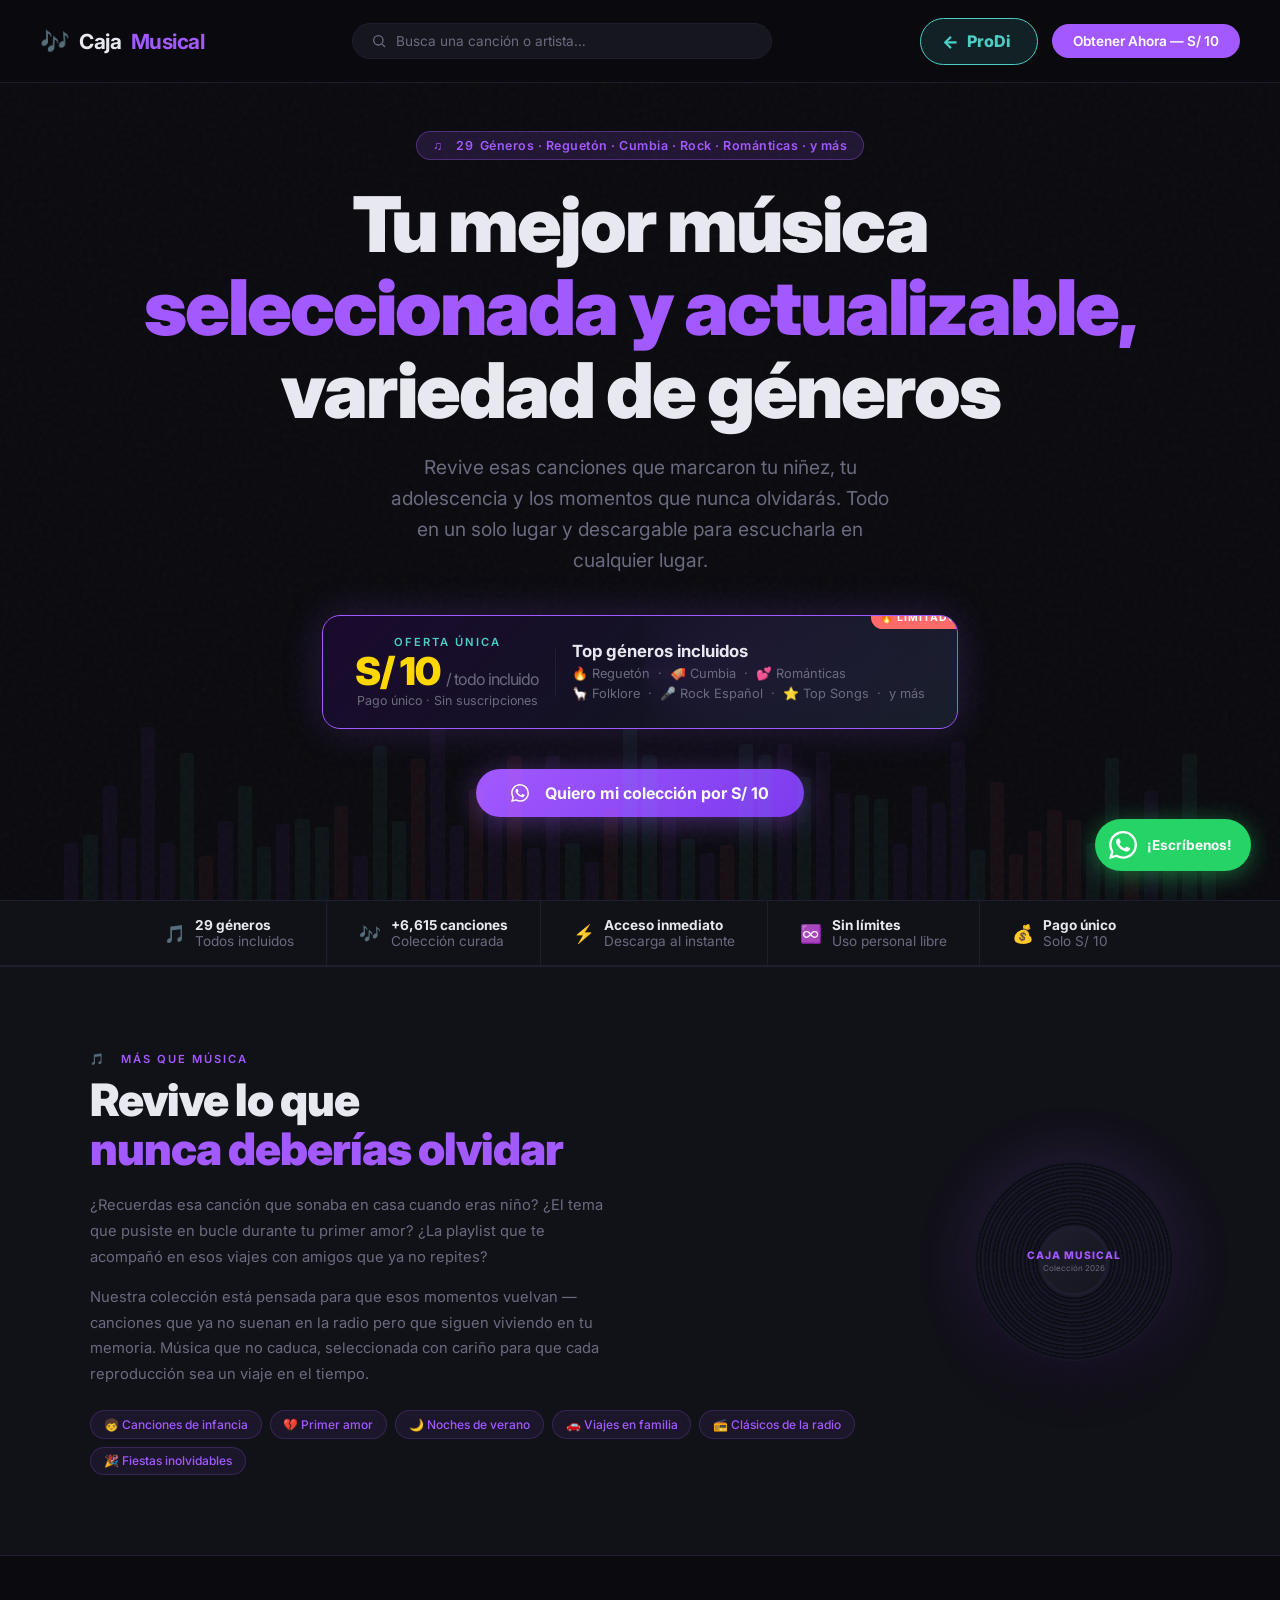
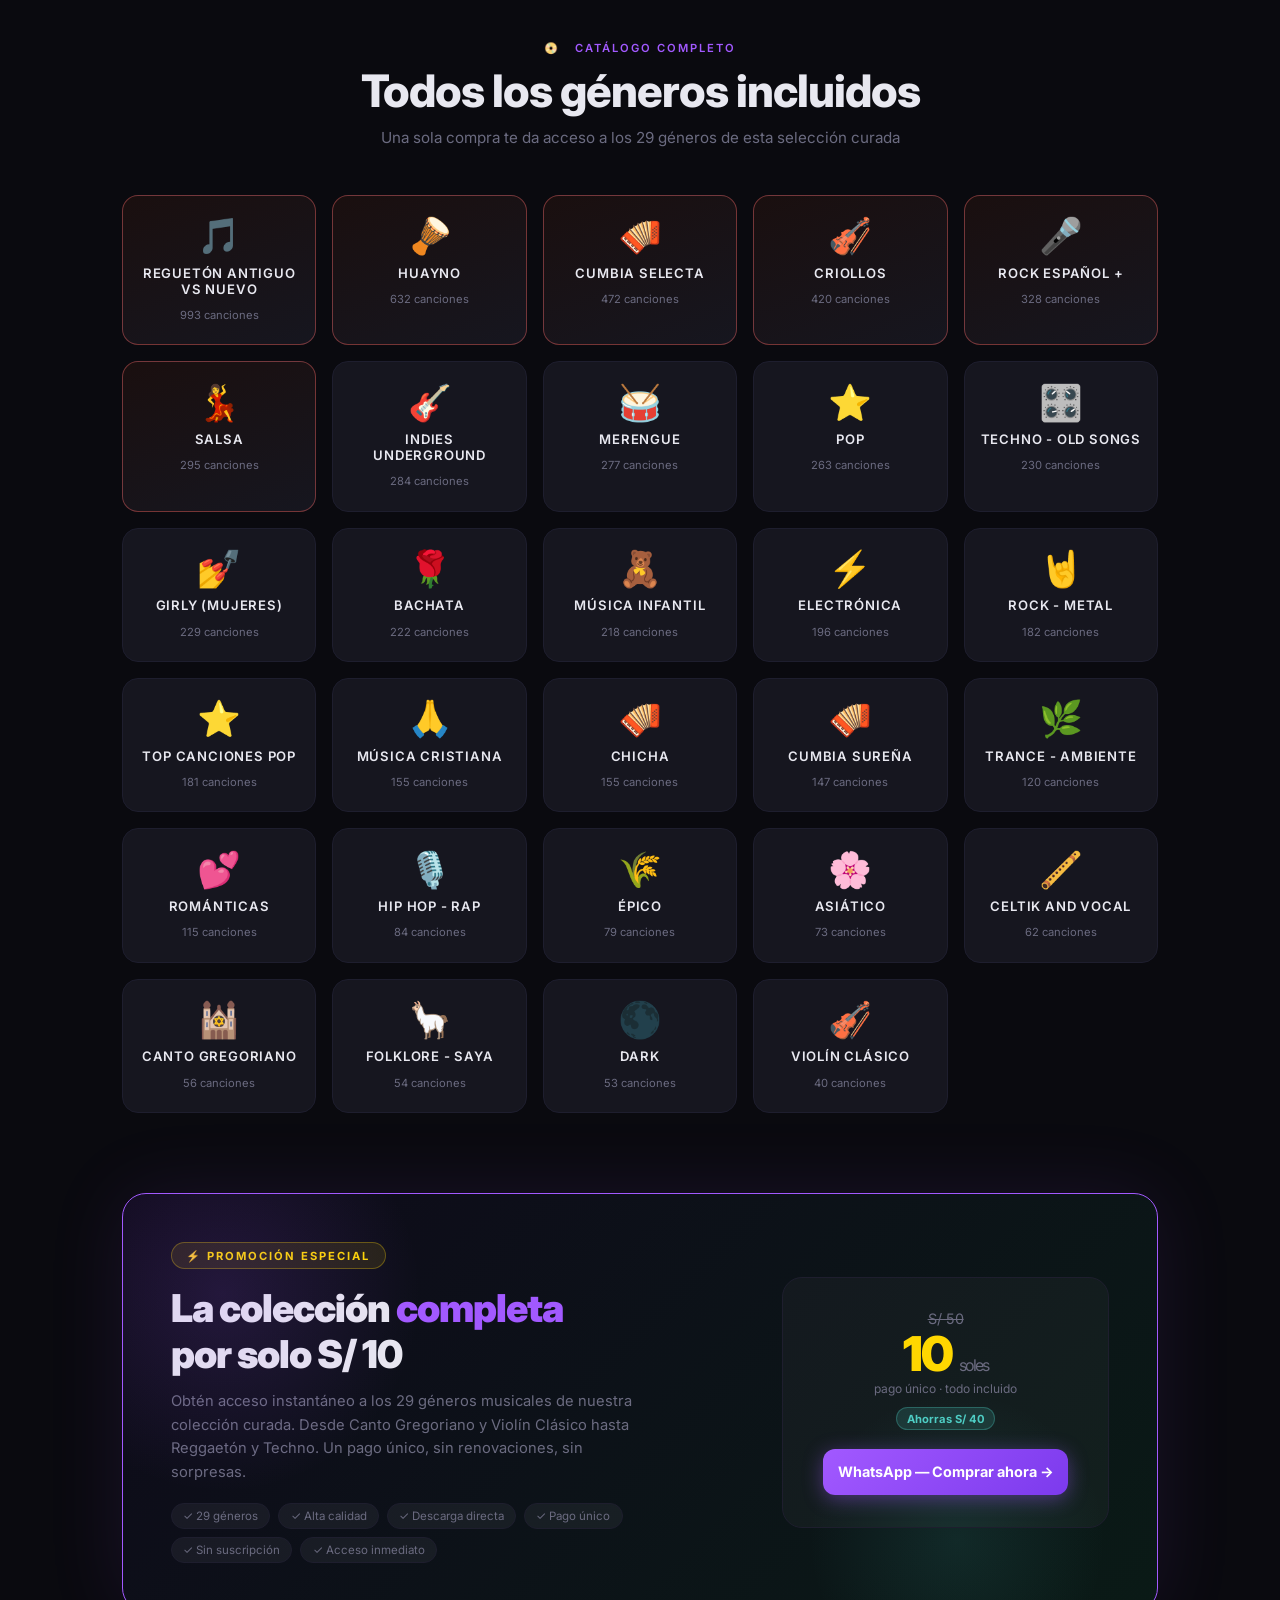
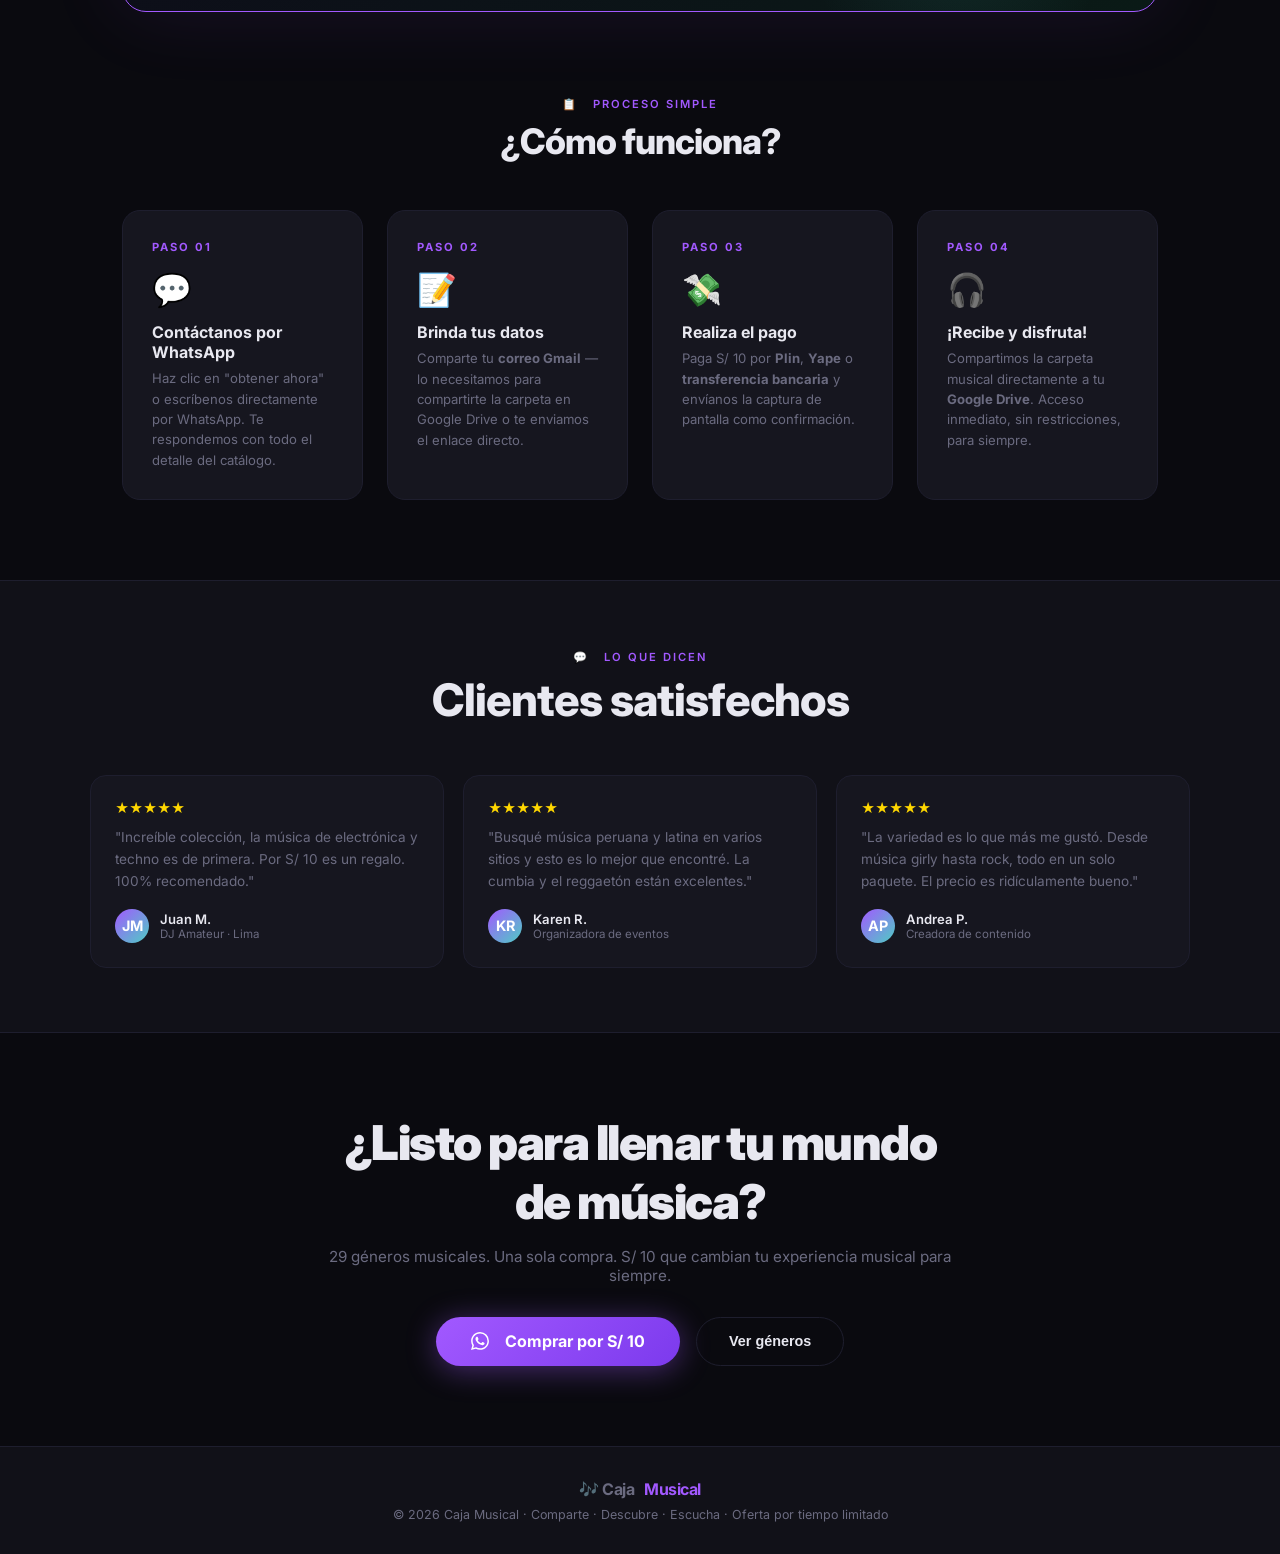
<file: music-store/index.html>
<!DOCTYPE html>
<html lang="es">
<head>
  <meta charset="UTF-8" />
  <meta name="viewport" content="width=device-width, initial-scale=1.0" />
  <title>Caja Musical — Comparte · Descubre · Escucha</title>
  <style>
    @import url('https://fonts.googleapis.com/css2?family=Inter:wght@300;400;500;600;700;900&display=swap');

    *, *::before, *::after { box-sizing: border-box; margin: 0; padding: 0; }

    :root {
      --bg:       #0a0a0f;
      --surface:  #111118;
      --card:     #16161f;
      --border:   #1e1e2e;
      --accent:   #a259ff;
      --accent2:  #ff6b6b;
      --accent3:  #4ecdc4;
      --text:     #e8e8f0;
      --muted:    #6b6b80;
      --gold:     #ffd700;
    }

    html { scroll-behavior: smooth; }

    body {
      font-family: 'Inter', sans-serif;
      background: var(--bg);
      color: var(--text);
      min-height: 100vh;
      overflow-x: hidden;
    }

    /* ── NOISE OVERLAY ── */
    body::before {
      content: '';
      position: fixed; inset: 0;
      background-image: url("data:image/svg+xml,%3Csvg viewBox='0 0 200 200' xmlns='http://www.w3.org/2000/svg'%3E%3Cfilter id='n'%3E%3CfeTurbulence type='fractalNoise' baseFrequency='0.9' numOctaves='4' stitchTiles='stitch'/%3E%3C/filter%3E%3Crect width='100%25' height='100%25' filter='url(%23n)' opacity='0.03'/%3E%3C/svg%3E");
      pointer-events: none; z-index: 0;
    }

    /* ── NAV ── */
    nav {
      position: fixed; top: 0; left: 0; right: 0; z-index: 100;
      display: flex; align-items: center; justify-content: space-between;
      padding: 1.1rem 2.5rem;
      background: rgba(10,10,15,0.85);
      backdrop-filter: blur(18px);
      border-bottom: 1px solid var(--border);
    }

    .logo {
      display: flex; align-items: center; gap: 0.6rem;
      font-size: 1.3rem; font-weight: 700; letter-spacing: -0.5px;
    }
    .logo span { color: var(--accent); }
    .logo-icon { font-size: 1.5rem; }

    .nav-cta {
      background: var(--accent);
      color: #fff; font-weight: 600; font-size: 0.85rem;
      padding: 0.55rem 1.3rem; border-radius: 999px;
      text-decoration: none; transition: opacity .2s;
    }
    .nav-cta:hover { opacity: 0.85; }

    .nav-right { display: flex; align-items: center; gap: 0.9rem; }
    .nav-back {
      display: inline-flex; align-items: center; gap: 0.55rem;
      background: rgba(78,205,196,0.12); border: 1.5px solid var(--accent3);
      color: var(--accent3); font-weight: 800; font-size: 1rem;
      padding: 0.75rem 1.6rem 0.75rem 1.3rem; border-radius: 999px;
      text-decoration: none; transition: background .2s, transform .2s, box-shadow .2s;
      box-shadow: 0 0 0 rgba(78,205,196,0);
    }
    .nav-back:hover {
      background: var(--accent3); color: #06211f;
      transform: translateY(-2px);
      box-shadow: 0 6px 24px rgba(78,205,196,0.4);
    }
    .nav-back-icon { font-size: 1.1rem; transition: transform .2s; }
    .nav-back:hover .nav-back-icon { transform: translateX(-4px); }
    @media (max-width: 640px) {
      .nav-back { font-size: 0.88rem; padding: 0.65rem 1.1rem 0.65rem 0.9rem; }
    }

    /* ── HERO ── */
    .hero {
      min-height: 100vh;
      display: flex; flex-direction: column;
      align-items: center; justify-content: center;
      text-align: center; padding: 7rem 2rem 4rem;
      position: relative; overflow: hidden;
    }

    /* Animated waveform background */
    .wave-bg {
      position: absolute; inset: 0;
      display: flex; align-items: center; justify-content: center;
      opacity: 0.06; pointer-events: none;
    }
    .wave-bg svg { width: 100%; max-width: 900px; }

    .bars {
      display: flex; align-items: flex-end; gap: 5px;
      height: 180px; position: absolute; bottom: 0; left: 0; right: 0;
      padding: 0 5%; opacity: 0.05; pointer-events: none;
    }
    .bar {
      flex: 1; background: var(--accent);
      border-radius: 3px 3px 0 0;
      animation: pulse 1.5s ease-in-out infinite alternate;
    }
    @keyframes pulse {
      from { transform: scaleY(0.3); }
      to   { transform: scaleY(1); }
    }

    .badge {
      display: inline-flex; align-items: center; gap: 0.4rem;
      background: rgba(162,89,255,0.15);
      border: 1px solid rgba(162,89,255,0.35);
      color: var(--accent); font-size: 0.78rem; font-weight: 600;
      padding: 0.4rem 1rem; border-radius: 999px;
      margin-bottom: 1.5rem; letter-spacing: 0.5px;
    }

    h1 {
      font-size: clamp(2.4rem, 6vw, 5rem);
      font-weight: 900; line-height: 1.08;
      letter-spacing: -2px; margin-bottom: 1.2rem;
    }
    h1 em { font-style: normal; color: var(--accent); }

    .hero-sub {
      font-size: clamp(1rem, 2vw, 1.2rem);
      color: var(--muted); max-width: 520px; line-height: 1.6;
      margin-bottom: 2.5rem;
    }

    /* ── SEARCH (en el nav, siempre visible) ── */
    .nav-search-wrap { position: relative; flex: 1; max-width: 420px; margin: 0 1.5rem; }
    .search-wrap {
      display: flex; align-items: center; gap: 0.6rem;
      width: 100%;
      background: var(--card); border: 1px solid var(--border);
      border-radius: 999px; padding: 0.55rem 1.1rem;
      color: var(--muted);
      transition: border-color .2s, box-shadow .2s;
    }
    .search-wrap:focus-within { border-color: var(--accent); box-shadow: 0 0 0 3px rgba(162,89,255,0.15); }
    .search-wrap input {
      flex: 1; min-width: 0; background: none; border: none; outline: none;
      color: var(--text); font-family: inherit; font-size: 0.85rem;
    }
    .search-wrap input::placeholder { color: var(--muted); }
    .search-results {
      position: absolute; z-index: 150; left: 0; right: 0; top: calc(100% + 10px);
      text-align: left;
      background: var(--card); border: 1px solid var(--border);
      border-radius: 16px; max-height: 60vh; overflow-y: auto;
      box-shadow: 0 12px 40px rgba(0,0,0,0.5);
    }
    @media (max-width: 900px) { .nav-search-wrap { display: none; } }
    .search-result-row {
      display: flex; align-items: center; justify-content: space-between; gap: 0.8rem;
      padding: 0.7rem 1.1rem; border-bottom: 1px solid var(--border);
      cursor: pointer; transition: background .15s;
    }
    .search-result-row:last-child { border-bottom: none; }
    .search-result-row:hover { background: rgba(162,89,255,0.08); }
    .search-result-row .srt { font-size: 0.82rem; color: var(--text); text-align: left; }
    .search-result-row .src {
      font-size: 0.62rem; font-weight: 700; letter-spacing: 0.4px; text-transform: uppercase;
      color: var(--accent); background: rgba(162,89,255,0.12);
      padding: 0.2rem 0.55rem; border-radius: 999px; white-space: nowrap; flex-shrink: 0;
    }
    .search-empty-row { padding: 1rem; font-size: 0.82rem; color: var(--muted); text-align: center; }

    /* ── PROMO BANNER ── */
    .promo-banner {
      display: inline-flex; align-items: center; gap: 1rem;
      background: linear-gradient(135deg, #1a0a2e, #0d1a1a);
      border: 1px solid var(--accent);
      border-radius: 18px; padding: 1.2rem 2rem;
      margin-bottom: 2.5rem; position: relative; overflow: hidden;
      box-shadow: 0 0 40px rgba(162,89,255,0.2);
    }
    .promo-banner::before {
      content: '';
      position: absolute; top: -50%; left: -50%;
      width: 200%; height: 200%;
      background: conic-gradient(from 0deg, transparent 0%, rgba(162,89,255,0.08) 25%, transparent 50%);
      animation: spin 6s linear infinite;
    }
    @keyframes spin { to { transform: rotate(360deg); } }

    .promo-text { position: relative; z-index: 1; }
    .promo-text .label {
      font-size: 0.7rem; font-weight: 600; color: var(--accent3);
      letter-spacing: 2px; text-transform: uppercase; display: block;
      margin-bottom: 0.15rem;
    }
    .promo-text .price {
      font-size: 2.4rem; font-weight: 900; color: var(--gold);
      line-height: 1; letter-spacing: -1px;
    }
    .promo-text .price span { font-size: 1rem; font-weight: 400; color: var(--muted); }
    .promo-text .desc { font-size: 0.78rem; color: var(--muted); margin-top: 0.2rem; }

    .promo-divider {
      width: 1px; height: 50px;
      background: var(--border); position: relative; z-index: 1;
    }

    .promo-content { position: relative; z-index: 1; text-align: left; }
    .promo-content strong {
      display: block; font-size: 1.05rem; font-weight: 700; color: var(--text);
      margin-bottom: 0.2rem;
    }
    .promo-content p { font-size: 0.8rem; color: var(--muted); line-height: 1.5; }

    .promo-badge {
      position: absolute; top: -10px; right: -10px;
      background: var(--accent2); color: #fff;
      font-size: 0.65rem; font-weight: 700; letter-spacing: 1px;
      padding: 0.3rem 0.6rem; border-radius: 999px;
      text-transform: uppercase; z-index: 2;
    }

    .btn-primary {
      display: inline-flex; align-items: center; gap: 0.5rem;
      background: linear-gradient(135deg, var(--accent), #7c3aed);
      color: #fff; font-weight: 700; font-size: 1rem;
      padding: 0.9rem 2.2rem; border-radius: 999px;
      text-decoration: none; border: none; cursor: pointer;
      transition: transform .2s, box-shadow .2s;
      box-shadow: 0 4px 30px rgba(162,89,255,0.4);
    }
    .btn-primary:hover {
      transform: translateY(-2px);
      box-shadow: 0 8px 40px rgba(162,89,255,0.5);
    }

    /* ── FEATURES STRIP ── */
    .features {
      display: flex; flex-wrap: wrap; justify-content: center; gap: 0;
      background: var(--surface);
      border-top: 1px solid var(--border);
      border-bottom: 1px solid var(--border);
    }
    .feature-item {
      display: flex; align-items: center; gap: 0.6rem;
      padding: 1rem 2rem; font-size: 0.85rem; color: var(--muted);
      border-right: 1px solid var(--border);
    }
    .feature-item:last-child { border-right: none; }
    .feature-item .icon { font-size: 1.1rem; }
    .feature-item strong { color: var(--text); }

    /* ── SECTION TITLES ── */
    section { padding: 5rem 2rem; max-width: 1100px; margin: 0 auto; }

    .section-header { text-align: center; margin-bottom: 3rem; }
    .section-tag {
      display: inline-block;
      font-size: 0.7rem; font-weight: 600; letter-spacing: 2px;
      text-transform: uppercase; color: var(--accent);
      margin-bottom: 0.6rem;
    }
    .section-header h2 {
      font-size: clamp(1.8rem, 3.5vw, 2.8rem);
      font-weight: 800; letter-spacing: -1px;
    }
    .section-header p { color: var(--muted); margin-top: 0.6rem; font-size: 0.95rem; }

    /* ── GENRE GRID ── */
    .genre-grid {
      display: grid;
      grid-template-columns: repeat(auto-fill, minmax(160px, 1fr));
      gap: 1rem;
    }

    .genre-card {
      background: var(--card);
      border: 1px solid var(--border);
      border-radius: 16px; padding: 1.4rem 1rem;
      text-align: center; cursor: pointer;
      transition: transform .2s, border-color .2s, box-shadow .2s;
      position: relative; overflow: hidden;
      text-decoration: none; color: inherit;
      display: flex; flex-direction: column; align-items: center; gap: 0.7rem;
    }
    .genre-card::after {
      content: '';
      position: absolute; inset: 0;
      background: var(--glow, transparent);
      opacity: 0; transition: opacity .3s;
      border-radius: 16px;
    }
    .genre-card:hover { transform: translateY(-4px); border-color: var(--accent); }
    .genre-card:hover::after { opacity: 0.08; }
    .genre-card:hover { box-shadow: 0 8px 30px rgba(162,89,255,0.15); }

    .genre-section-label {
      grid-column: 1 / -1;
      display: flex; align-items: baseline; gap: 0.6rem;
      padding: 0.3rem 0 0.2rem;
      border-bottom: 1px solid var(--border);
      margin-bottom: 0.2rem;
    }
    .genre-section-label strong {
      font-size: 0.8rem; font-weight: 700; color: var(--text);
    }
    .genre-section-label span {
      font-size: 0.7rem; color: var(--muted);
    }

    .genre-hot {
      border-color: rgba(255, 107, 107, 0.4);
      background: linear-gradient(160deg, #1a0f0f, #16161f);
    }
    .genre-hot:hover { border-color: var(--accent2); box-shadow: 0 8px 30px rgba(255,107,107,0.2); }

    .genre-top-badge {
      position: absolute; top: 8px; right: 8px;
      background: linear-gradient(135deg, #ff6b6b, #ff9a3c);
      color: #fff; font-size: 0.55rem; font-weight: 800;
      letter-spacing: 1px; padding: 0.2rem 0.45rem;
      border-radius: 999px; text-transform: uppercase;
    }

    .genre-icon { font-size: 2.2rem; line-height: 1; }
    .genre-name {
      font-size: 0.82rem; font-weight: 600;
      text-transform: uppercase; letter-spacing: 0.8px; color: var(--text);
    }
    .genre-count { font-size: 0.7rem; color: var(--muted); }

    /* ── OFFER SECTION ── */
    .offer-section {
      max-width: 1100px; margin: 0 auto 5rem;
      padding: 0 2rem;
    }

    .offer-card {
      background: linear-gradient(135deg, #0e0a1a 0%, #0a1a16 100%);
      border: 1px solid var(--accent);
      border-radius: 24px; padding: 3rem;
      display: grid; grid-template-columns: 1fr auto;
      gap: 2rem; align-items: center;
      position: relative; overflow: hidden;
      box-shadow: 0 0 80px rgba(162,89,255,0.1);
    }

    .offer-glow {
      position: absolute; width: 400px; height: 400px;
      border-radius: 50%;
      background: radial-gradient(circle, rgba(162,89,255,0.15) 0%, transparent 70%);
      top: -100px; left: -100px; pointer-events: none;
    }
    .offer-glow2 {
      position: absolute; width: 300px; height: 300px;
      border-radius: 50%;
      background: radial-gradient(circle, rgba(78,205,196,0.1) 0%, transparent 70%);
      bottom: -80px; right: 50px; pointer-events: none;
    }

    .offer-label {
      display: inline-flex; align-items: center; gap: 0.4rem;
      background: rgba(255,215,0,0.1); border: 1px solid rgba(255,215,0,0.3);
      color: var(--gold); font-size: 0.7rem; font-weight: 700;
      letter-spacing: 2px; text-transform: uppercase;
      padding: 0.35rem 0.9rem; border-radius: 999px; margin-bottom: 1rem;
    }

    .offer-card h3 {
      font-size: clamp(1.6rem, 3vw, 2.4rem);
      font-weight: 900; letter-spacing: -1px; margin-bottom: 0.8rem;
    }
    .offer-card h3 em { font-style: normal; color: var(--accent); }

    .offer-card p { color: var(--muted); font-size: 0.92rem; line-height: 1.6; max-width: 480px; }

    .offer-includes {
      display: flex; flex-wrap: wrap; gap: 0.5rem; margin-top: 1.2rem;
    }
    .offer-tag {
      background: rgba(255,255,255,0.05); border: 1px solid var(--border);
      font-size: 0.72rem; color: var(--muted);
      padding: 0.3rem 0.7rem; border-radius: 999px;
    }

    .offer-price-box {
      text-align: center; background: rgba(255,255,255,0.03);
      border: 1px solid var(--border); border-radius: 20px;
      padding: 2rem 2.5rem; min-width: 180px; position: relative;
      flex-shrink: 0;
    }
    .offer-price-box .old-price {
      font-size: 0.9rem; color: var(--muted);
      text-decoration: line-through; margin-bottom: 0.2rem;
    }
    .offer-price-box .new-price {
      font-size: 3rem; font-weight: 900; color: var(--gold);
      letter-spacing: -2px; line-height: 1;
    }
    .offer-price-box .currency {
      font-size: 1rem; font-weight: 400; color: var(--muted);
    }
    .offer-price-box .per { font-size: 0.75rem; color: var(--muted); margin-top: 0.2rem; }
    .offer-price-box .savings {
      display: inline-block; margin-top: 0.7rem;
      background: rgba(78,205,196,0.15); border: 1px solid rgba(78,205,196,0.3);
      color: var(--accent3); font-size: 0.7rem; font-weight: 700;
      padding: 0.2rem 0.6rem; border-radius: 999px;
    }

    .btn-buy {
      display: block; width: 100%; margin-top: 1.2rem;
      background: linear-gradient(135deg, var(--accent), #7c3aed);
      color: #fff; font-weight: 700; font-size: 0.9rem;
      padding: 0.9rem; border-radius: 12px; border: none;
      cursor: pointer; transition: opacity .2s, transform .2s;
      box-shadow: 0 4px 20px rgba(162,89,255,0.4);
    }
    .btn-buy:hover { opacity: 0.9; transform: scale(1.03); }

    /* ── HOW IT WORKS ── */
    .steps {
      display: grid; grid-template-columns: repeat(auto-fit, minmax(220px, 1fr));
      gap: 1.5rem; max-width: 1100px; margin: 0 auto; padding: 0 2rem 5rem;
    }
    .step-card {
      background: var(--card); border: 1px solid var(--border);
      border-radius: 18px; padding: 1.8rem;
    }
    .step-num {
      font-size: 0.7rem; font-weight: 700; letter-spacing: 2px;
      color: var(--accent); text-transform: uppercase; margin-bottom: 1rem;
    }
    .step-icon { font-size: 2rem; margin-bottom: 0.8rem; display: block; }
    .step-card h4 { font-size: 1rem; font-weight: 700; margin-bottom: 0.4rem; }
    .step-card p { font-size: 0.82rem; color: var(--muted); line-height: 1.55; }

    /* ── TESTIMONIALS ── */
    .testimonials {
      background: var(--surface);
      border-top: 1px solid var(--border);
      border-bottom: 1px solid var(--border);
      padding: 4rem 2rem;
    }
    .testimonials-inner { max-width: 1100px; margin: 0 auto; }
    .testimonials-grid {
      display: grid; grid-template-columns: repeat(auto-fit, minmax(280px, 1fr));
      gap: 1.2rem; margin-top: 2.5rem;
    }
    .t-card {
      background: var(--card); border: 1px solid var(--border);
      border-radius: 16px; padding: 1.5rem;
    }
    .t-stars { color: var(--gold); font-size: 0.85rem; margin-bottom: 0.7rem; }
    .t-text { font-size: 0.85rem; color: var(--muted); line-height: 1.6; margin-bottom: 1rem; }
    .t-author { display: flex; align-items: center; gap: 0.7rem; }
    .t-avatar {
      width: 34px; height: 34px; border-radius: 50%;
      background: linear-gradient(135deg, var(--accent), var(--accent3));
      display: flex; align-items: center; justify-content: center;
      font-size: 0.9rem; font-weight: 700; color: #fff;
      flex-shrink: 0;
    }
    .t-name { font-size: 0.82rem; font-weight: 600; }
    .t-role { font-size: 0.72rem; color: var(--muted); }

    /* ── CTA FINAL ── */
    .cta-final {
      max-width: 700px; margin: 0 auto; text-align: center;
      padding: 5rem 2rem;
    }
    .cta-final h2 {
      font-size: clamp(2rem, 4vw, 3rem);
      font-weight: 900; letter-spacing: -1.5px; margin-bottom: 1rem;
    }
    .cta-final p { color: var(--muted); font-size: 0.95rem; margin-bottom: 2rem; }
    .cta-buttons { display: flex; gap: 1rem; justify-content: center; flex-wrap: wrap; }

    .btn-secondary {
      display: inline-flex; align-items: center; gap: 0.4rem;
      background: transparent; border: 1px solid var(--border);
      color: var(--text); font-weight: 600; font-size: 0.9rem;
      padding: 0.9rem 2rem; border-radius: 999px; cursor: pointer;
      transition: border-color .2s, color .2s;
    }
    .btn-secondary:hover { border-color: var(--accent); color: var(--accent); }

    /* ── FOOTER ── */
    footer {
      background: var(--surface);
      border-top: 1px solid var(--border);
      padding: 2rem; text-align: center;
      font-size: 0.78rem; color: var(--muted);
    }
    footer .logo { justify-content: center; margin-bottom: 0.5rem; font-size: 1rem; }

    /* ── MODAL ── */
    .modal-overlay {
      position: fixed; inset: 0; z-index: 200;
      background: rgba(0,0,0,0.8); backdrop-filter: blur(8px);
      display: flex; align-items: center; justify-content: center;
      opacity: 0; pointer-events: none; transition: opacity .25s;
    }
    .modal-overlay.active { opacity: 1; pointer-events: all; }

    .modal {
      background: var(--card); border: 1px solid var(--border);
      border-radius: 24px; padding: 2.5rem; max-width: 440px; width: 90%;
      position: relative; transform: translateY(20px);
      transition: transform .25s;
    }
    .modal-overlay.active .modal { transform: translateY(0); }

    .modal-close {
      position: absolute; top: 1rem; right: 1rem;
      background: none; border: none; color: var(--muted);
      font-size: 1.4rem; cursor: pointer; line-height: 1;
    }
    .modal-close:hover { color: var(--text); }

    .modal h3 { font-size: 1.4rem; font-weight: 800; margin-bottom: 0.3rem; }
    .modal .modal-sub { font-size: 0.82rem; color: var(--muted); margin-bottom: 1.8rem; }

    .modal .price-display {
      background: rgba(162,89,255,0.08); border: 1px solid rgba(162,89,255,0.25);
      border-radius: 12px; padding: 1.2rem; text-align: center; margin-bottom: 1.5rem;
    }
    .modal .price-display .p-label { font-size: 0.7rem; color: var(--accent); letter-spacing: 1px; text-transform: uppercase; }
    .modal .price-display .p-amount { font-size: 2.5rem; font-weight: 900; color: var(--gold); letter-spacing: -1px; }

    .form-group { margin-bottom: 1rem; }
    .form-group label { display: block; font-size: 0.78rem; font-weight: 600; color: var(--muted); margin-bottom: 0.4rem; }
    .form-group input, .form-group select {
      width: 100%; background: var(--surface); border: 1px solid var(--border);
      color: var(--text); font-size: 0.9rem; padding: 0.75rem 1rem;
      border-radius: 10px; outline: none; font-family: inherit;
      transition: border-color .2s;
    }
    .form-group input:focus, .form-group select:focus { border-color: var(--accent); }
    .form-group select option { background: var(--surface); }

    .modal .genres-preview {
      display: flex; flex-wrap: wrap; gap: 0.4rem; margin-bottom: 1.2rem;
    }
    .genres-preview span {
      background: rgba(255,255,255,0.05); border: 1px solid var(--border);
      font-size: 0.65rem; color: var(--muted);
      padding: 0.2rem 0.5rem; border-radius: 999px;
    }

    /* ── NOSTALGIA ── */
    .nostalgia-section {
      background: var(--surface);
      border-top: 1px solid var(--border);
      border-bottom: 1px solid var(--border);
      padding: 5rem 2rem;
    }
    .nostalgia-inner {
      max-width: 1100px; margin: 0 auto;
      display: grid; grid-template-columns: 1fr auto;
      gap: 4rem; align-items: center;
    }
    .nostalgia-text h2 {
      font-size: clamp(1.8rem, 3.5vw, 2.8rem);
      font-weight: 900; letter-spacing: -1px;
      margin-bottom: 1.2rem; line-height: 1.1;
    }
    .nostalgia-text h2 em { font-style: normal; color: var(--accent); }
    .nostalgia-text p {
      color: var(--muted); font-size: 0.92rem; line-height: 1.75;
      margin-bottom: 0.9rem; max-width: 520px;
    }
    .nostalgia-tags {
      display: flex; flex-wrap: wrap; gap: 0.5rem; margin-top: 1.4rem;
    }
    .nostalgia-tags span {
      background: rgba(162,89,255,0.08);
      border: 1px solid rgba(162,89,255,0.2);
      color: var(--accent); font-size: 0.75rem; font-weight: 500;
      padding: 0.35rem 0.8rem; border-radius: 999px;
    }

    /* Vinyl */
    .vinyl-wrap { padding: 1rem; }
    .vinyl {
      width: 200px; height: 200px; border-radius: 50%;
      background: repeating-radial-gradient(
        circle at center,
        #0a0a0f 0px, #1a1a2e 4px, #0a0a0f 5px, #1a1a2e 8px
      );
      display: flex; align-items: center; justify-content: center;
      animation: spin-vinyl 8s linear infinite;
      box-shadow: 0 0 60px rgba(162,89,255,0.2), 0 20px 40px rgba(0,0,0,0.5);
      position: relative;
    }
    @keyframes spin-vinyl { to { transform: rotate(360deg); } }
    .vinyl-center {
      width: 70px; height: 70px; border-radius: 50%;
      background: linear-gradient(135deg, #1e1e2e, #16161f);
      border: 3px solid var(--border);
      display: flex; align-items: center; justify-content: center;
      position: relative; z-index: 1;
    }
    .vinyl-label {
      position: absolute; inset: 0;
      display: flex; flex-direction: column; align-items: center; justify-content: center;
      animation: spin-vinyl-reverse 8s linear infinite;
      z-index: 2;
    }
    @keyframes spin-vinyl-reverse { to { transform: rotate(-360deg); } }
    .vinyl-label span {
      font-size: 0.65rem; font-weight: 800; color: var(--accent);
      letter-spacing: 1px; text-transform: uppercase;
    }
    .vinyl-label small { font-size: 0.5rem; color: var(--muted); margin-top: 0.1rem; }

    @media (max-width: 700px) {
      .nostalgia-inner { grid-template-columns: 1fr; }
      .nostalgia-visual { display: none; }
    }

    /* ── WHATSAPP FLOAT ── */
    .wa-float {
      position: fixed; bottom: 1.8rem; right: 1.8rem; z-index: 999;
      display: flex; align-items: center; gap: 0.6rem;
      background: #25d366; color: #fff;
      padding: 0.75rem 1.2rem 0.75rem 0.9rem;
      border-radius: 999px; text-decoration: none;
      font-size: 0.85rem; font-weight: 700;
      box-shadow: 0 4px 24px rgba(37,211,102,0.45);
      transition: transform .2s, box-shadow .2s;
    }
    .wa-float:hover {
      transform: translateY(-3px) scale(1.04);
      box-shadow: 0 8px 32px rgba(37,211,102,0.55);
    }
    .wa-float span { white-space: nowrap; }

    /* Scrollbar */
    ::-webkit-scrollbar { width: 6px; }
    ::-webkit-scrollbar-track { background: var(--bg); }
    ::-webkit-scrollbar-thumb { background: var(--border); border-radius: 3px; }
    ::-webkit-scrollbar-thumb:hover { background: var(--muted); }

    @media (max-width: 640px) {
      nav { padding: 1rem 1.2rem; }
      .offer-card { grid-template-columns: 1fr; }
      .offer-price-box { min-width: unset; }
      .promo-banner { flex-direction: column; text-align: center; gap: 0.8rem; }
      .promo-divider { width: 60px; height: 1px; }
      .feature-item { padding: 0.8rem 1rem; }
    }

    /* ── SONGS MODAL ── */
    .songs-overlay {
      position: fixed; inset: 0; z-index: 300;
      background: rgba(0,0,0,0.85); backdrop-filter: blur(10px);
      display: flex; align-items: center; justify-content: center;
      opacity: 0; pointer-events: none; transition: opacity .25s;
    }
    .songs-overlay.active { opacity: 1; pointer-events: all; }

    .songs-panel {
      background: var(--card); border: 1px solid var(--border);
      border-radius: 24px; width: 92%; max-width: 500px;
      max-height: 88vh; display: flex; flex-direction: column;
      transform: translateY(30px); transition: transform .25s;
      overflow: hidden;
    }
    .songs-overlay.active .songs-panel { transform: translateY(0); }

    .songs-header {
      padding: 1.4rem 1.6rem 1rem;
      border-bottom: 1px solid var(--border);
      display: flex; align-items: center; gap: 0.9rem;
      flex-shrink: 0;
    }
    .songs-header-icon { font-size: 2.2rem; line-height: 1; }
    .songs-header-info { flex: 1; min-width: 0; }
    .songs-header-info h3 { font-size: 1.2rem; font-weight: 800; margin-bottom: 0.1rem; white-space: nowrap; overflow: hidden; text-overflow: ellipsis; }
    .songs-header-info span { font-size: 0.78rem; color: var(--muted); }
    .songs-close {
      background: none; border: none; color: var(--muted);
      font-size: 1.3rem; cursor: pointer; padding: 0.3rem; line-height: 1; flex-shrink: 0;
    }
    .songs-close:hover { color: var(--text); }

    .songs-list {
      overflow-y: auto; flex: 1;
      padding: 0.8rem 0;
      scrollbar-width: thin; scrollbar-color: var(--border) transparent;
    }
    .songs-list::-webkit-scrollbar { width: 4px; }
    .songs-list::-webkit-scrollbar-thumb { background: var(--border); border-radius: 4px; }

    .song-row {
      display: flex; align-items: center; gap: 0.8rem;
      padding: 0.55rem 1.6rem; transition: background .15s;
    }
    .song-row:hover { background: rgba(255,255,255,0.04); }
    .song-num { font-size: 0.7rem; color: var(--muted); min-width: 18px; text-align: right; }
    .song-note { font-size: 0.85rem; opacity: 0.5; flex-shrink: 0; }
    .song-title { font-size: 0.82rem; color: var(--text); line-height: 1.4; flex: 1; }

    .songs-more {
      padding: 0.6rem 1.6rem 0.8rem;
      font-size: 0.78rem; color: var(--muted);
      font-style: italic; border-top: 1px solid var(--border);
    }

    .songs-footer {
      padding: 1rem 1.6rem 1.4rem;
      flex-shrink: 0;
      border-top: 1px solid var(--border);
      background: var(--card);
    }
    .songs-cta {
      display: flex; align-items: center; justify-content: center; gap: 0.6rem;
      width: 100%;
      background: #25d366;
      color: #fff; font-weight: 700; font-size: 0.95rem;
      padding: 0.85rem 1.5rem; border-radius: 999px;
      text-decoration: none; border: none; cursor: pointer;
      transition: opacity .2s; box-shadow: 0 4px 20px rgba(37,211,102,0.35);
    }
    .songs-cta:hover { opacity: 0.9; }
    .songs-cta-sub { font-size: 0.72rem; color: var(--muted); text-align: center; margin-top: 0.5rem; }
  </style>
</head>
<body>

  <!-- NAV -->
  <nav>
    <div class="logo">
      <span class="logo-icon">🎶</span>
      Caja<span>Musical</span>
    </div>

    <div class="nav-search-wrap">
      <div class="search-wrap">
        <svg width="16" height="16" viewBox="0 0 24 24" fill="none" stroke="currentColor" stroke-width="2"><circle cx="11" cy="11" r="7"/><line x1="21" y1="21" x2="16.65" y2="16.65"/></svg>
        <input id="globalSearch" type="text" placeholder="Busca una canción o artista…" autocomplete="off">
      </div>
      <div id="searchResults" class="search-results" hidden></div>
    </div>

    <div class="nav-right">
      <a href="https://prodi-omega.vercel.app/" class="nav-back">
        <span class="nav-back-icon" aria-hidden="true">←</span>
        <span class="nav-back-label">ProDi</span>
      </a>
      <a href="https://wa.me/51941682941?text=Hola%2C%20quiero%20informaci%C3%B3n%20sobre%20el%20paquete%20de%20" target="_blank" rel="noopener" class="nav-cta">Obtener Ahora — S/ 10</a>
    </div>
  </nav>

  <!-- HERO -->
  <div class="hero">
    <!-- Animated bars -->
    <div class="bars" id="bars"></div>

    <div class="badge">♫ &nbsp; <span id="badgeGenreCount">29</span> Géneros · Reguetón · Cumbia · Rock · Románticas · y más</div>

    <h1>Tu mejor música<br/><em>seleccionada y actualizable,</em><br/>variedad de géneros</h1>
    <p class="hero-sub">
      Revive esas canciones que marcaron tu niñez, tu adolescencia
      y los momentos que nunca olvidarás. Todo en un solo lugar y descargable para escucharla en cualquier lugar.
    </p>

    <!-- PROMO BANNER -->
    <div class="promo-banner" id="oferta">
      <span class="promo-badge">🔥 Limitado</span>
      <div class="promo-text">
        <span class="label">Oferta única</span>
        <div class="price">S/ 10 <span>/ todo incluido</span></div>
        <div class="desc">Pago único · Sin suscripciones</div>
      </div>
      <div class="promo-divider"></div>
      <div class="promo-content">
        <strong>Top géneros incluidos</strong>
        <p>🔥 Reguetón &nbsp;·&nbsp; 🪗 Cumbia &nbsp;·&nbsp; 💕 Románticas<br>🦙 Folklore &nbsp;·&nbsp; 🎤 Rock Español &nbsp;·&nbsp; ⭐ Top Songs &nbsp;·&nbsp; y más</p>
      </div>
    </div>

    <a href="https://wa.me/51941682941?text=Hola%2C%20quiero%20informaci%C3%B3n%20sobre%20el%20paquete%20de%20" target="_blank" rel="noopener" class="btn-primary">
      <svg width="18" height="18" viewBox="0 0 24 24" fill="currentColor"><path d="M17.472 14.382c-.297-.149-1.758-.867-2.03-.967-.273-.099-.471-.148-.67.15-.197.297-.767.966-.94 1.164-.173.199-.347.223-.644.075-.297-.15-1.255-.463-2.39-1.475-.883-.788-1.48-1.761-1.653-2.059-.173-.297-.018-.458.13-.606.134-.133.298-.347.446-.52.149-.174.198-.298.298-.497.099-.198.05-.371-.025-.52-.075-.149-.669-1.612-.916-2.207-.242-.579-.487-.5-.669-.51-.173-.008-.371-.01-.57-.01-.198 0-.52.074-.792.372-.272.297-1.04 1.016-1.04 2.479 0 1.462 1.065 2.875 1.213 3.074.149.198 2.096 3.2 5.077 4.487.709.306 1.262.489 1.694.625.712.227 1.36.195 1.871.118.571-.085 1.758-.719 2.006-1.413.248-.694.248-1.289.173-1.413-.074-.124-.272-.198-.57-.347m-5.421 7.403h-.004a9.87 9.87 0 01-5.031-1.378l-.361-.214-3.741.982.998-3.648-.235-.374a9.86 9.86 0 01-1.51-5.26c.001-5.45 4.436-9.884 9.888-9.884 2.64 0 5.122 1.03 6.988 2.898a9.825 9.825 0 012.893 6.994c-.003 5.45-4.437 9.884-9.885 9.884m8.413-18.297A11.815 11.815 0 0012.05 0C5.495 0 .16 5.335.157 11.892c0 2.096.547 4.142 1.588 5.945L.057 24l6.305-1.654a11.882 11.882 0 005.683 1.448h.005c6.554 0 11.89-5.335 11.893-11.893a11.821 11.821 0 00-3.48-8.413z"/></svg>
      &nbsp; Quiero mi colección por S/ 10
    </a>
  </div>

  <!-- FEATURES STRIP -->
  <div class="features">
    <div class="feature-item"><span class="icon">🎵</span><div><strong><span class="js-genre-count">29</span> géneros</strong><br/>Todos incluidos</div></div>
    <div class="feature-item"><span class="icon">🎶</span><div><strong>+<span class="js-song-count">6,600</span> canciones</strong><br/>Colección curada</div></div>
    <div class="feature-item"><span class="icon">⚡</span><div><strong>Acceso inmediato</strong><br/>Descarga al instante</div></div>
    <div class="feature-item"><span class="icon">♾️</span><div><strong>Sin límites</strong><br/>Uso personal libre</div></div>
    <div class="feature-item"><span class="icon">💰</span><div><strong>Pago único</strong><br/>Solo S/ 10</div></div>
  </div>

  <!-- NOSTALGIA SECTION -->
  <div class="nostalgia-section">
    <div class="nostalgia-inner">
      <div class="nostalgia-text">
        <div class="section-tag" style="margin-bottom:0.6rem;">🎵 &nbsp; Más que música</div>
        <h2>Revive lo que<br/><em>nunca deberías olvidar</em></h2>
        <p>
          ¿Recuerdas esa canción que sonaba en casa cuando eras niño? ¿El tema que
          pusiste en bucle durante tu primer amor? ¿La playlist que te acompañó en
          esos viajes con amigos que ya no repites?
        </p>
        <p>
          Nuestra colección está pensada para que esos momentos vuelvan — canciones
          que ya no suenan en la radio pero que siguen viviendo en tu memoria.
          Música que no caduca, seleccionada con cariño para que cada reproducción
          sea un viaje en el tiempo.
        </p>
        <div class="nostalgia-tags">
          <span>🧒 Canciones de infancia</span>
          <span>💔 Primer amor</span>
          <span>🌙 Noches de verano</span>
          <span>🚗 Viajes en familia</span>
          <span>📻 Clásicos de la radio</span>
          <span>🎉 Fiestas inolvidables</span>
        </div>
      </div>
      <div class="nostalgia-visual">
        <div class="vinyl-wrap">
          <div class="vinyl">
            <div class="vinyl-center"></div>
            <div class="vinyl-label">
              <span>Caja Musical</span>
              <small>Colección 2026</small>
            </div>
          </div>
        </div>
      </div>
    </div>
  </div>

  <!-- GENRES -->
  <section>
    <div class="section-header">
      <div class="section-tag">📀 &nbsp; Catálogo completo</div>
      <h2>Todos los géneros incluidos</h2>
      <p>Una sola compra te da acceso a los <span class="js-genre-count">29</span> géneros de esta selección curada</p>
    </div>
    <div class="genre-grid" id="genreGrid"></div>
  </section>

  <!-- OFFER CARD -->
  <div class="offer-section">
    <div class="offer-card">
      <div class="offer-glow"></div>
      <div class="offer-glow2"></div>
      <div>
        <div class="offer-label">⚡ Promoción especial</div>
        <h3>La colección <em>completa</em><br/>por solo S/ 10</h3>
        <p>
          Obtén acceso instantáneo a los <span class="js-genre-count">29</span> géneros musicales de nuestra colección curada.
          Desde Canto Gregoriano y Violín Clásico hasta Reggaetón y Techno.
          Un pago único, sin renovaciones, sin sorpresas.
        </p>
        <div class="offer-includes">
          <span class="offer-tag">✓ <span class="js-genre-count">29</span> géneros</span>
          <span class="offer-tag">✓ Alta calidad</span>
          <span class="offer-tag">✓ Descarga directa</span>
          <span class="offer-tag">✓ Pago único</span>
          <span class="offer-tag">✓ Sin suscripción</span>
          <span class="offer-tag">✓ Acceso inmediato</span>
        </div>
      </div>
      <div class="offer-price-box">
        <div class="old-price">S/ 50</div>
        <div class="new-price">10 <span class="currency">soles</span></div>
        <div class="per">pago único · todo incluido</div>
        <div class="savings">Ahorras S/ 40</div>
        <a href="https://wa.me/51941682941?text=Hola%2C%20quiero%20informaci%C3%B3n%20sobre%20el%20paquete%20de%20" target="_blank" rel="noopener" class="btn-buy" style="text-decoration:none;display:block;text-align:center;">WhatsApp — Comprar ahora →</a>
      </div>
    </div>
  </div>

  <!-- HOW IT WORKS -->
  <div class="steps">
    <div style="grid-column: 1/-1; text-align:center; margin-bottom: 1.5rem;">
      <div class="section-tag">📋 &nbsp; Proceso simple</div>
      <h2 style="font-size: clamp(1.6rem, 3vw, 2.2rem); font-weight: 800; letter-spacing: -1px;">¿Cómo funciona?</h2>
    </div>
    <div class="step-card">
      <div class="step-num">Paso 01</div>
      <span class="step-icon">💬</span>
      <h4>Contáctanos por WhatsApp</h4>
      <p>Haz clic en "obtener ahora" o escríbenos directamente por WhatsApp. Te respondemos con todo el detalle del catálogo.</p>
    </div>
    <div class="step-card">
      <div class="step-num">Paso 02</div>
      <span class="step-icon">📝</span>
      <h4>Brinda tus datos</h4>
      <p>Comparte tu <strong>correo Gmail</strong> — lo necesitamos para compartirte la carpeta en Google Drive o te enviamos el enlace directo.</p>
    </div>
    <div class="step-card">
      <div class="step-num">Paso 03</div>
      <span class="step-icon">💸</span>
      <h4>Realiza el pago</h4>
      <p>Paga S/ 10 por <strong>Plin</strong>, <strong>Yape</strong> o <strong>transferencia bancaria</strong> y envíanos la captura de pantalla como confirmación.</p>
    </div>
    <div class="step-card">
      <div class="step-num">Paso 04</div>
      <span class="step-icon">🎧</span>
      <h4>¡Recibe y disfruta!</h4>
      <p>Compartimos la carpeta musical directamente a tu <strong>Google Drive</strong>. Acceso inmediato, sin restricciones, para siempre.</p>
    </div>
  </div>

  <!-- TESTIMONIALS -->
  <div class="testimonials">
    <div class="testimonials-inner">
      <div class="section-header">
        <div class="section-tag">💬 &nbsp; Lo que dicen</div>
        <h2>Clientes satisfechos</h2>
      </div>
      <div class="testimonials-grid">
        <div class="t-card">
          <div class="t-stars">★★★★★</div>
          <p class="t-text">"Increíble colección, la música de electrónica y techno es de primera. Por S/ 10 es un regalo. 100% recomendado."</p>
          <div class="t-author">
            <div class="t-avatar">JM</div>
            <div><div class="t-name">Juan M.</div><div class="t-role">DJ Amateur · Lima</div></div>
          </div>
        </div>
        <div class="t-card">
          <div class="t-stars">★★★★★</div>
          <p class="t-text">"Busqué música peruana y latina en varios sitios y esto es lo mejor que encontré. La cumbia y el reggaetón están excelentes."</p>
          <div class="t-author">
            <div class="t-avatar">KR</div>
            <div><div class="t-name">Karen R.</div><div class="t-role">Organizadora de eventos</div></div>
          </div>
        </div>
        <div class="t-card">
          <div class="t-stars">★★★★★</div>
          <p class="t-text">"La variedad es lo que más me gustó. Desde música girly hasta rock, todo en un solo paquete. El precio es ridículamente bueno."</p>
          <div class="t-author">
            <div class="t-avatar">AP</div>
            <div><div class="t-name">Andrea P.</div><div class="t-role">Creadora de contenido</div></div>
          </div>
        </div>
      </div>
    </div>
  </div>

  <!-- CTA FINAL -->
  <div class="cta-final">
    <h2>¿Listo para llenar tu mundo de música?</h2>
    <p><span class="js-genre-count">29</span> géneros musicales. Una sola compra. S/ 10 que cambian tu experiencia musical para siempre.</p>
    <div class="cta-buttons">
      <a href="https://wa.me/51941682941?text=Hola%2C%20quiero%20informaci%C3%B3n%20sobre%20el%20paquete%20de%20" target="_blank" rel="noopener" class="btn-primary" style="text-decoration:none;">
        <svg width="18" height="18" viewBox="0 0 24 24" fill="currentColor"><path d="M17.472 14.382c-.297-.149-1.758-.867-2.03-.967-.273-.099-.471-.148-.67.15-.197.297-.767.966-.94 1.164-.173.199-.347.223-.644.075-.297-.15-1.255-.463-2.39-1.475-.883-.788-1.48-1.761-1.653-2.059-.173-.297-.018-.458.13-.606.134-.133.298-.347.446-.52.149-.174.198-.298.298-.497.099-.198.05-.371-.025-.52-.075-.149-.669-1.612-.916-2.207-.242-.579-.487-.5-.669-.51-.173-.008-.371-.01-.57-.01-.198 0-.52.074-.792.372-.272.297-1.04 1.016-1.04 2.479 0 1.462 1.065 2.875 1.213 3.074.149.198 2.096 3.2 5.077 4.487.709.306 1.262.489 1.694.625.712.227 1.36.195 1.871.118.571-.085 1.758-.719 2.006-1.413.248-.694.248-1.289.173-1.413-.074-.124-.272-.198-.57-.347m-5.421 7.403h-.004a9.87 9.87 0 01-5.031-1.378l-.361-.214-3.741.982.998-3.648-.235-.374a9.86 9.86 0 01-1.51-5.26c.001-5.45 4.436-9.884 9.888-9.884 2.64 0 5.122 1.03 6.988 2.898a9.825 9.825 0 012.893 6.994c-.003 5.45-4.437 9.884-9.885 9.884m8.413-18.297A11.815 11.815 0 0012.05 0C5.495 0 .16 5.335.157 11.892c0 2.096.547 4.142 1.588 5.945L.057 24l6.305-1.654a11.882 11.882 0 005.683 1.448h.005c6.554 0 11.89-5.335 11.893-11.893a11.821 11.821 0 00-3.48-8.413z"/></svg>
        &nbsp; Comprar por S/ 10
      </a>
      <button class="btn-secondary" onclick="document.getElementById('genreGrid').scrollIntoView({behavior:'smooth'})">Ver géneros</button>
    </div>
  </div>

  <!-- WHATSAPP FLOAT -->
  <a href="https://wa.me/51941682941?text=Hola%2C%20quiero%20informaci%C3%B3n%20sobre%20el%20paquete%20de%20"
     target="_blank" rel="noopener" class="wa-float" aria-label="Contactar por WhatsApp">
    <svg width="28" height="28" viewBox="0 0 24 24" fill="currentColor"><path d="M17.472 14.382c-.297-.149-1.758-.867-2.03-.967-.273-.099-.471-.148-.67.15-.197.297-.767.966-.94 1.164-.173.199-.347.223-.644.075-.297-.15-1.255-.463-2.39-1.475-.883-.788-1.48-1.761-1.653-2.059-.173-.297-.018-.458.13-.606.134-.133.298-.347.446-.52.149-.174.198-.298.298-.497.099-.198.05-.371-.025-.52-.075-.149-.669-1.612-.916-2.207-.242-.579-.487-.5-.669-.51-.173-.008-.371-.01-.57-.01-.198 0-.52.074-.792.372-.272.297-1.04 1.016-1.04 2.479 0 1.462 1.065 2.875 1.213 3.074.149.198 2.096 3.2 5.077 4.487.709.306 1.262.489 1.694.625.712.227 1.36.195 1.871.118.571-.085 1.758-.719 2.006-1.413.248-.694.248-1.289.173-1.413-.074-.124-.272-.198-.57-.347m-5.421 7.403h-.004a9.87 9.87 0 01-5.031-1.378l-.361-.214-3.741.982.998-3.648-.235-.374a9.86 9.86 0 01-1.51-5.26c.001-5.45 4.436-9.884 9.888-9.884 2.64 0 5.122 1.03 6.988 2.898a9.825 9.825 0 012.893 6.994c-.003 5.45-4.437 9.884-9.885 9.884m8.413-18.297A11.815 11.815 0 0012.05 0C5.495 0 .16 5.335.157 11.892c0 2.096.547 4.142 1.588 5.945L.057 24l6.305-1.654a11.882 11.882 0 005.683 1.448h.005c6.554 0 11.89-5.335 11.893-11.893a11.821 11.821 0 00-3.48-8.413z"/></svg>
    <span>¡Escríbenos!</span>
  </a>

  <!-- FOOTER -->
  <footer>
    <div class="logo">🎶 Caja<span>Musical</span></div>
    <p>© 2026 Caja Musical · Comparte · Descubre · Escucha · Oferta por tiempo limitado</p>
  </footer>

  <!-- SONGS MODAL -->
  <div class="songs-overlay" id="songsOverlay" onclick="closeSongsModalOutside(event)">
    <div class="songs-panel" id="songsPanel">
      <div class="songs-header">
        <span class="songs-header-icon" id="songsIcon"></span>
        <div class="songs-header-info">
          <h3 id="songsTitle"></h3>
          <span id="songsSubtitle"></span>
        </div>
        <button class="songs-close" onclick="closeSongsModal()">✕</button>
      </div>
      <div class="songs-list" id="songsList"></div>
      <div class="songs-more" id="songsMore"></div>
      <div class="songs-footer">
        <a class="songs-cta" id="songsCta" href="#" target="_blank">
          <svg width="20" height="20" viewBox="0 0 24 24" fill="currentColor"><path d="M17.472 14.382c-.297-.149-1.758-.867-2.03-.967-.273-.099-.471-.148-.67.15-.197.297-.767.966-.94 1.164-.173.199-.347.223-.644.075-.297-.15-1.255-.463-2.39-1.475-.883-.788-1.48-1.761-1.653-2.059-.173-.297-.018-.458.13-.606.134-.133.298-.347.446-.52.149-.174.198-.298.298-.497.099-.198.05-.371-.025-.52-.075-.149-.669-1.612-.916-2.207-.242-.579-.487-.5-.669-.51-.173-.008-.371-.01-.57-.01-.198 0-.52.074-.792.372-.272.297-1.04 1.016-1.04 2.479 0 1.462 1.065 2.875 1.213 3.074.149.198 2.096 3.2 5.077 4.487.709.306 1.262.489 1.694.625.712.227 1.36.195 1.871.118.571-.085 1.758-.719 2.006-1.413.248-.694.248-1.289.173-1.413-.074-.124-.272-.198-.57-.347m-5.421 7.403h-.004a9.87 9.87 0 01-5.031-1.378l-.361-.214-3.741.982.998-3.648-.235-.374a9.86 9.86 0 01-1.51-5.26c.001-5.45 4.436-9.884 9.888-9.884 2.64 0 5.122 1.03 6.988 2.898a9.825 9.825 0 012.893 6.994c-.003 5.45-4.437 9.884-9.885 9.884m8.413-18.297A11.815 11.815 0 0012.05 0C5.495 0 .16 5.335.157 11.892c0 2.096.547 4.142 1.588 5.945L.057 24l6.305-1.654a11.882 11.882 0 005.683 1.448h.005c6.554 0 11.89-5.335 11.893-11.893a11.821 11.821 0 00-3.48-8.413z"/></svg>
          Obtener colección por S/ 10
        </a>
        <p class="songs-cta-sub">Te enviamos el enlace de descarga por WhatsApp</p>
      </div>
    </div>
  </div>

  <!-- MODAL -->
  <div class="modal-overlay" id="modal" onclick="closeModalOutside(event)">
    <div class="modal">
      <button class="modal-close" onclick="closeModal()">✕</button>
      <h3>Obtener la colección</h3>
      <p class="modal-sub">Completa tus datos y recibe tu música al instante</p>

      <div class="price-display">
        <div class="p-label">Total a pagar</div>
        <div class="p-amount">S/ 10 <span style="font-size:1rem;font-weight:400;color:var(--muted)">soles</span></div>
      </div>

      <div class="genres-preview" id="genresPreviewMini"></div>

      <div class="form-group">
        <label>Tu nombre</label>
        <input type="text" placeholder="Nombre completo" />
      </div>
      <div class="form-group">
        <label>WhatsApp o correo</label>
        <input type="text" placeholder="+51 999 999 999 o tu@correo.com" />
      </div>
      <div class="form-group">
        <label>Método de pago</label>
        <select>
          <option>Yape</option>
          <option>Plin</option>
          <option>Transferencia bancaria</option>
          <option>Efectivo</option>
        </select>
      </div>

      <button class="btn-buy" onclick="confirmPurchase()">
        ✓ &nbsp; Confirmar compra — S/ 10
      </button>
    </div>
  </div>

  <script src="data/catalog.js"></script>
  <script>
    // ── SONGS DATA (real, desde Google Drive vía data/catalog.js) ──
    const WA_URL = 'https://wa.me/51941682941?text=Hola%2C%20quiero%20informaci%C3%B3n%20sobre%20el%20paquete%20de%20';
    const CATALOG = (window.CAJA_MUSICAL_CATALOG && window.CAJA_MUSICAL_CATALOG.categories) || [];

    function cleanTitle(t) {
      return t
        .replace(/^y2mate\.com\s*[-–]\s*/i, '')
        .replace(/^y2meta\.com\s*[-–]\s*/i, '')
        .replace(/^yt1s\.com\s*[-–]\s*/i, '')
        .replace(/^SnapSave\.io\s*[-–]\s*/i, '')
        .replace(/\s*\(\s*MP3_\d+K\s*\)/gi, '')
        .replace(/\s*\(\s*\d+\s*kbps\s*\)/gi, '')
        .replace(/＂/g, '"').replace(/⧸/g, '/').replace(/｜/g, '|')
        .trim();
    }

    // Iconos por género (coincidencia por palabra clave sobre el nombre real).
    const GENRE_ICONS = [
      [/regueton/i, '🔥'], [/cumbia/i, '🪗'], [/rock.*metal|metal/i, '🤘'],
      [/rock/i, '🎤'], [/huayno/i, '🪘'], [/folklore|saya/i, '🦙'],
      [/bachata/i, '🌹'], [/cristiana/i, '🙏'], [/salsa/i, '💃'],
      [/chicha/i, '🪗'], [/infantil/i, '🧸'], [/merengue/i, '🥁'],
      [/[eé]pico/i, '🌾'], [/indies|underground/i, '🎸'], [/criollos/i, '🎻'],
      [/rom[aá]nticas/i, '💕'], [/trance|ambiente/i, '🌿'], [/girly/i, '💅'],
      [/electr[oó]nica/i, '⚡'], [/hip hop|rap/i, '🎙️'], [/asi[aá]tico/i, '🌸'],
      [/viol[ií]n/i, '🎻'], [/techno/i, '🎛️'], [/dark/i, '🌑'],
      [/top canciones|^pop$/i, '⭐'], [/celtik|celtic|vocal/i, '🪈'],
      [/gregoriano/i, '🕍'],
    ];
    function iconFor(name) {
      const hit = GENRE_ICONS.find(([re]) => re.test(name));
      return hit ? hit[1] : '🎵';
    }

    // ── SONGS MODAL LOGIC ──
    function openSongsModal(name, icon, total) {
      const cat = CATALOG.find(c => c.name === name);
      const songs = cat ? cat.titles : [];
      document.getElementById('songsIcon').textContent = icon;
      document.getElementById('songsTitle').textContent = name;
      document.getElementById('songsSubtitle').textContent = `${total} canciones disponibles`;
      const list = document.getElementById('songsList');
      list.innerHTML = songs.map((s, i) =>
        `<div class="song-row">
          <span class="song-num">${i + 1}</span>
          <span class="song-note">♪</span>
          <span class="song-title">${cleanTitle(s)}</span>
        </div>`
      ).join('');
      document.getElementById('songsMore').textContent = '';
      document.getElementById('songsCta').href = WA_URL;
      const overlay = document.getElementById('songsOverlay');
      overlay.classList.add('active');
      document.body.style.overflow = 'hidden';
    }

    function closeSongsModal() {
      document.getElementById('songsOverlay').classList.remove('active');
      document.body.style.overflow = '';
    }

    function closeSongsModalOutside(e) {
      if (e.target === document.getElementById('songsOverlay')) closeSongsModal();
    }

    document.addEventListener('keydown', e => {
      if (e.key === 'Escape') { closeSongsModal(); closeModal(); }
    });

    // ── GENRES — construidos desde el catálogo real (data/catalog.js) ──
    const genres = CATALOG
      .slice()
      .sort((a, b) => b.total - a.total)
      .map(c => ({ name: c.name, icon: iconFor(c.name), total: c.total }));

    // ── BUILD GENRE GRID ──
    const grid = document.getElementById('genreGrid');
    const colors = ['#a259ff','#ff6b6b','#4ecdc4','#ffd700','#ff9a3c','#3b82f6','#ec4899'];

    genres.forEach((g, i) => {
      const c = colors[i % colors.length];
      const card = document.createElement('a');
      card.className = 'genre-card' + (i < 6 ? ' genre-hot' : '');
      card.href = 'javascript:void(0)';
      card.style.setProperty('--glow', c);
      card.innerHTML = `
        <span class="genre-icon">${g.icon}</span>
        <span class="genre-name">${g.name}</span>
        <span class="genre-count">${g.total} canciones</span>
      `;
      card.addEventListener('click', () => openSongsModal(g.name, g.icon, g.total));
      grid.appendChild(card);
    });

    // ── BUILD MINI GENRES IN MODAL ──
    const mini = document.getElementById('genresPreviewMini');
    genres.forEach(g => {
      const span = document.createElement('span');
      span.textContent = `${g.icon} ${g.name}`;
      mini.appendChild(span);
    });

    // ── STATS REALES (feature strip, badge, etc.) ──
    const grandTotal = CATALOG.reduce((sum, c) => sum + c.total, 0);
    const totalGenres = CATALOG.length;
    document.querySelectorAll('.js-genre-count').forEach(n => n.textContent = totalGenres);
    document.querySelectorAll('.js-song-count').forEach(n => n.textContent = grandTotal.toLocaleString('es-PE'));
    const badgeCount = document.getElementById('badgeGenreCount');
    if (badgeCount) badgeCount.textContent = totalGenres;

    // ── BUSCADOR GLOBAL ──
    const searchInput = document.getElementById('globalSearch');
    const searchResultsEl = document.getElementById('searchResults');
    let searchTimer = null;

    function runSearch(q) {
      const query = q.trim().toLowerCase();
      if (query.length < 2) { searchResultsEl.hidden = true; searchResultsEl.innerHTML = ''; return; }
      const matches = [];
      for (const cat of CATALOG) {
        for (const title of cat.titles) {
          if (cleanTitle(title).toLowerCase().includes(query)) {
            matches.push({ title: cleanTitle(title), genre: cat.name });
            if (matches.length >= 30) break;
          }
        }
        if (matches.length >= 30) break;
      }
      if (!matches.length) {
        searchResultsEl.innerHTML = '<div class="search-empty-row">Sin resultados — escríbenos, seguro la tenemos.</div>';
        searchResultsEl.hidden = false;
        return;
      }
      searchResultsEl.innerHTML = matches.map(m => `
        <div class="search-result-row" data-title="${m.title.replace(/"/g, '&quot;')}" data-genre="${m.genre.replace(/"/g, '&quot;')}">
          <span class="srt">${m.title}</span>
          <span class="src">${m.genre}</span>
        </div>
      `).join('');
      searchResultsEl.querySelectorAll('.search-result-row').forEach(row => {
        row.addEventListener('click', () => {
          const url = `https://wa.me/51941682941?text=${encodeURIComponent(`Hola, quiero información sobre "${row.dataset.title}" (${row.dataset.genre}) de Caja Musical.`)}`;
          window.open(url, '_blank');
        });
      });
      searchResultsEl.hidden = false;
    }

    if (searchInput) {
      searchInput.addEventListener('input', e => {
        clearTimeout(searchTimer);
        const val = e.target.value;
        searchTimer = setTimeout(() => runSearch(val), 120);
      });
      document.addEventListener('click', e => {
        if (!e.target.closest('.search-wrap') && !e.target.closest('.search-results')) {
          searchResultsEl.hidden = true;
        }
      });
    }

    // ── ANIMATED BARS ──
    const barsEl = document.getElementById('bars');
    for (let i = 0; i < 60; i++) {
      const bar = document.createElement('div');
      bar.className = 'bar';
      const h = 20 + Math.random() * 80;
      bar.style.height = h + '%';
      bar.style.animationDelay = (Math.random() * 2) + 's';
      bar.style.animationDuration = (1 + Math.random() * 1.5) + 's';
      const colors2 = ['#a259ff','#4ecdc4','#ff6b6b'];
      bar.style.background = colors2[Math.floor(Math.random() * colors2.length)];
      barsEl.appendChild(bar);
    }

    // ── MODAL ──
    function openModal() {
      document.getElementById('modal').classList.add('active');
      document.body.style.overflow = 'hidden';
    }
    function closeModal() {
      document.getElementById('modal').classList.remove('active');
      document.body.style.overflow = '';
    }
    function closeModalOutside(e) {
      if (e.target === document.getElementById('modal')) closeModal();
    }

    function confirmPurchase() {
      const modal = document.getElementById('modal');
      modal.querySelector('.modal').innerHTML = `
        <div style="text-align:center; padding: 1rem 0;">
          <div style="font-size:3.5rem; margin-bottom:1rem;">🎉</div>
          <h3 style="font-size:1.5rem; margin-bottom:0.5rem;">¡Pedido recibido!</h3>
          <p style="color:var(--muted); font-size:0.88rem; line-height:1.6; margin-bottom:1.5rem;">
            Gracias por tu compra. En breve recibirás tu colección musical por WhatsApp o correo.
            <br/><br/>
            <strong style="color:var(--gold)">Total pagado: S/ 10</strong>
          </p>
          <button class="btn-primary" onclick="closeModal()" style="display:inline-flex; padding:0.8rem 2rem;">
            ♪ &nbsp; ¡Perfecto!
          </button>
        </div>
      `;
    }

    // Close with ESC — handled by the songs modal keydown listener above
  </script>
</body>
</html>
</file>
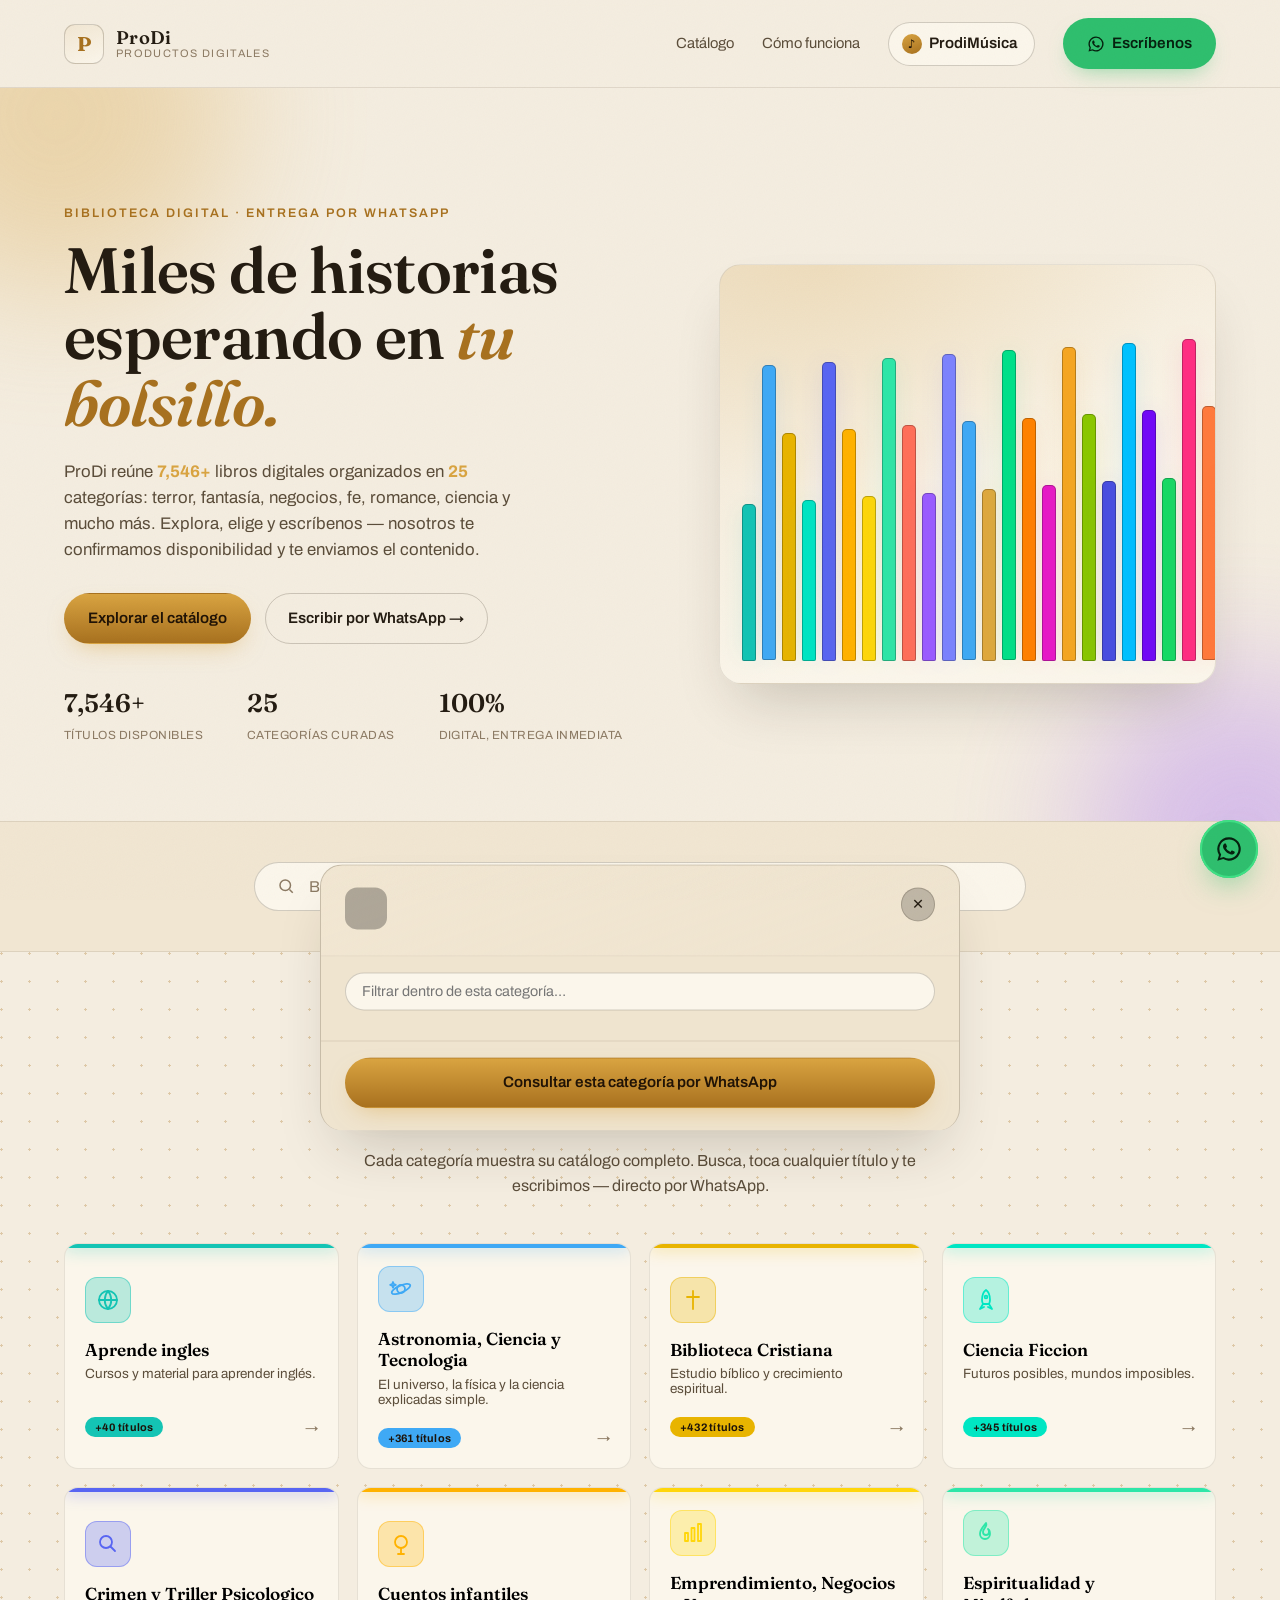
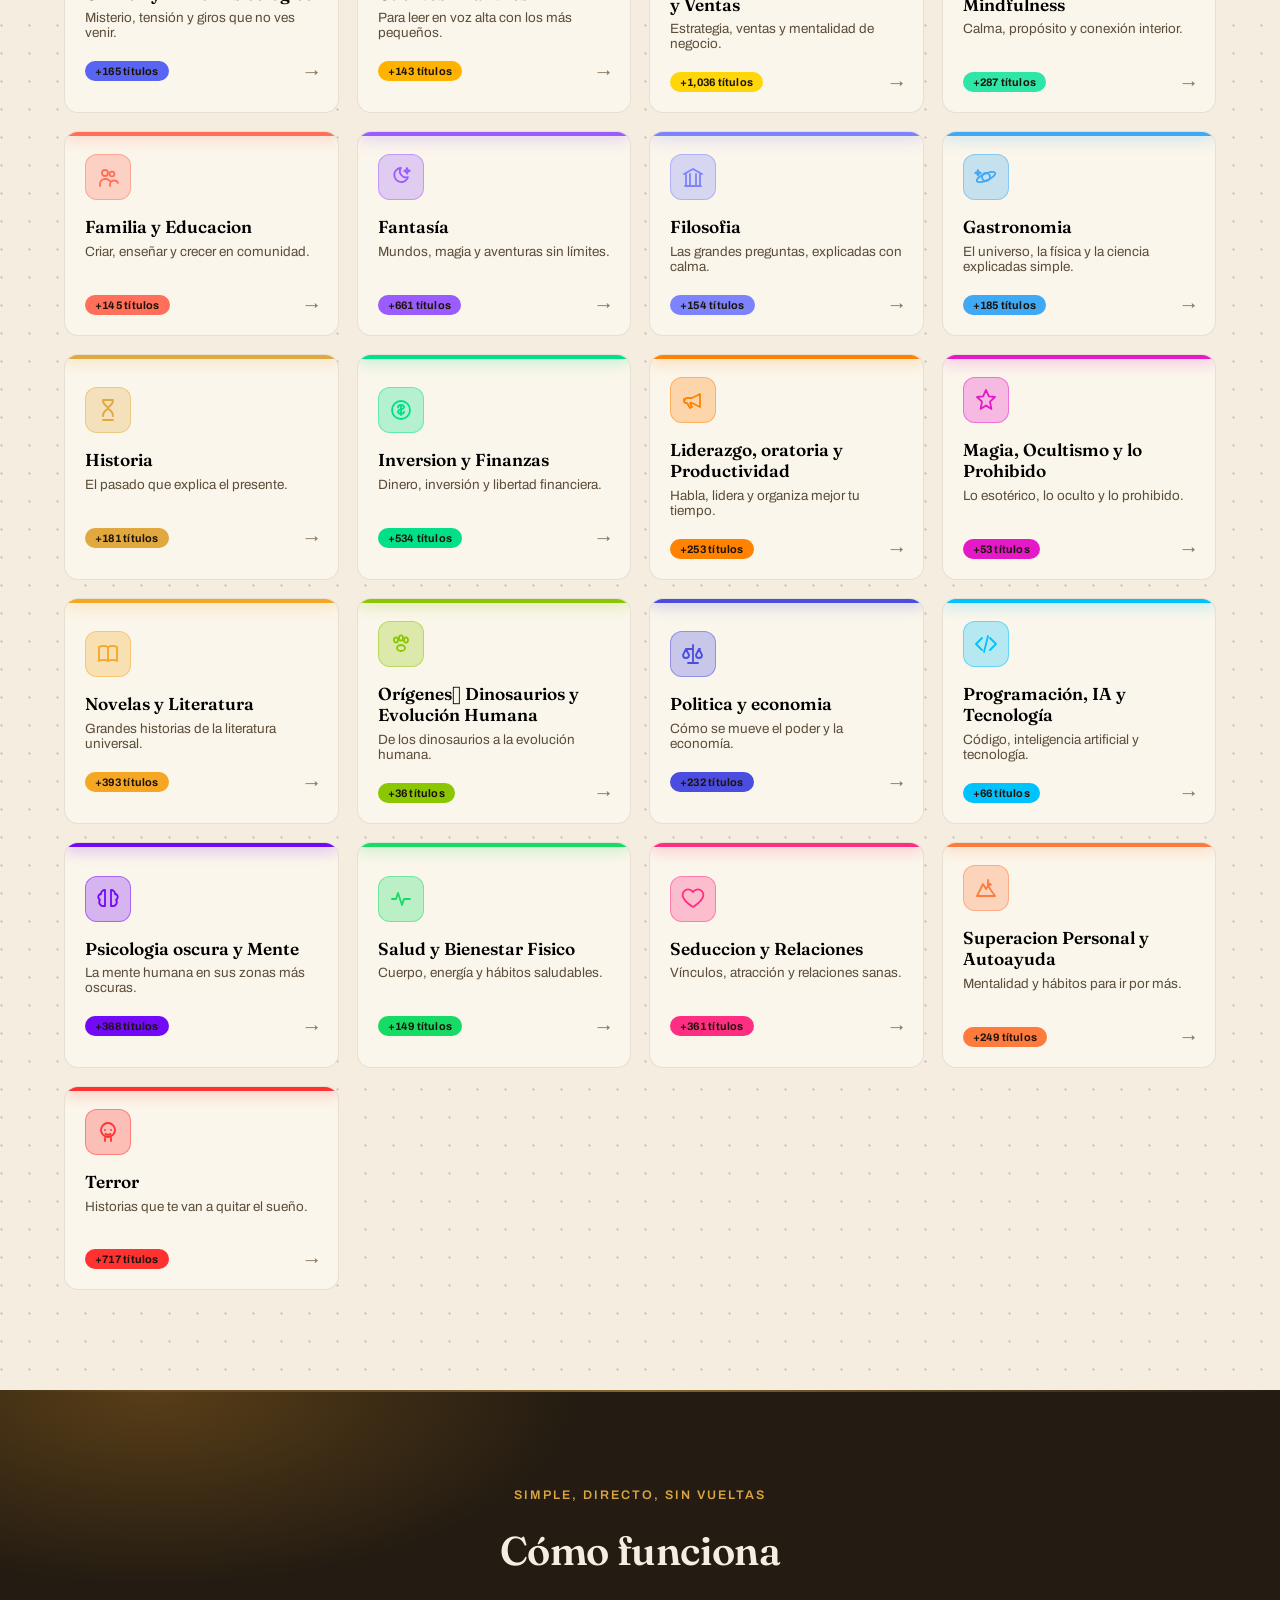
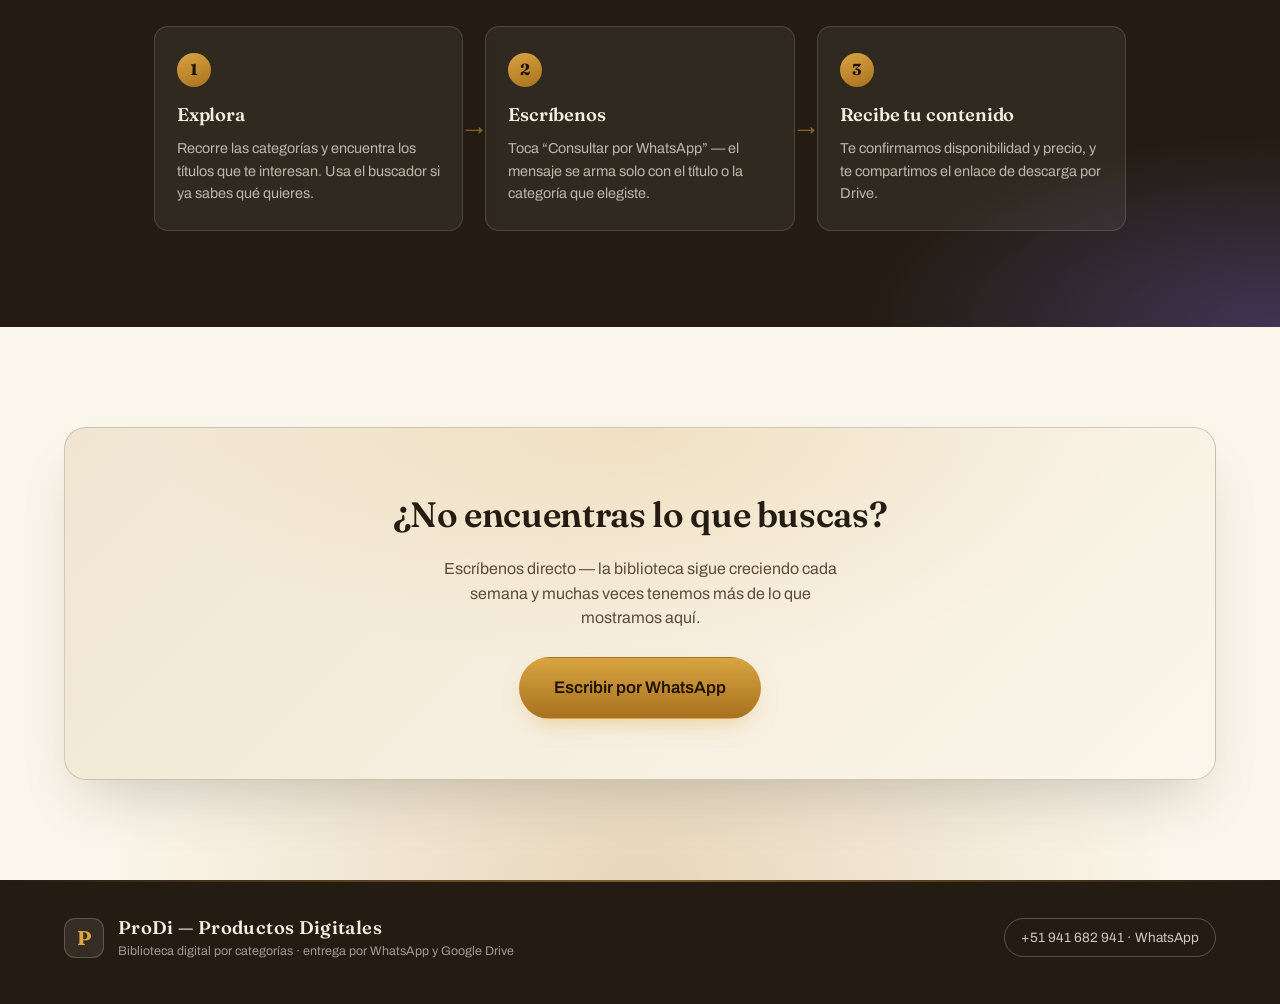
<file: prodi-store/index.html>
<!DOCTYPE html>
<html lang="es">
<head>
<meta charset="UTF-8">
<meta name="viewport" content="width=device-width, initial-scale=1.0">
<title>ProDi — Productos Digitales | Biblioteca Digital</title>
<meta name="description" content="ProDi — miles de libros digitales organizados por categoría. Explora el catálogo y consulta disponibilidad por WhatsApp.">
<link rel="icon" href="data:image/svg+xml,%3Csvg xmlns='http://www.w3.org/2000/svg' viewBox='0 0 100 100'%3E%3Crect width='100' height='100' rx='22' fill='%2315110d'/%3E%3Ctext x='50' y='68' font-family='Georgia,serif' font-size='58' font-weight='700' fill='%23d9a441' text-anchor='middle'%3EP%3C/text%3E%3C/svg%3E">
<link rel="preconnect" href="https://fonts.googleapis.com">
<link rel="preconnect" href="https://fonts.gstatic.com" crossorigin>
<link href="https://fonts.googleapis.com/css2?family=Fraunces:ital,opsz,wght@0,9..144,300;0,9..144,500;0,9..144,600;0,9..144,700;1,9..144,500&family=Archivo:wght@400;500;600;700&display=swap" rel="stylesheet">
<link rel="stylesheet" href="styles.css">
</head>
<body>

<div class="grain" aria-hidden="true"></div>
<div class="scroll-progress" id="scroll-progress" aria-hidden="true"></div>

<header class="site-header">
  <a class="brand" href="#top">
    <span class="brand-mark" aria-hidden="true">P</span>
    <span class="brand-text">
      <span class="brand-name">ProDi</span>
      <span class="brand-sub">Productos Digitales</span>
    </span>
  </a>
  <nav class="site-nav">
    <a href="#categorias" class="nav-link">Catálogo</a>
    <a href="#como-funciona" class="nav-link">Cómo funciona</a>
    <a class="btn btn-music" href="https://prodi-l1vh.vercel.app/">
      <span class="btn-music-icon" aria-hidden="true">♪</span>
      <span class="btn-music-label">ProdiMúsica</span>
    </a>
    <a id="nav-whatsapp" class="btn btn-whatsapp" href="#" target="_blank" rel="noopener">
      <svg viewBox="0 0 24 24" class="icon-wa" aria-hidden="true"><path d="M12 2a10 10 0 0 0-8.6 15.1L2 22l5.05-1.35A10 10 0 1 0 12 2Zm0 18.2a8.17 8.17 0 0 1-4.17-1.14l-.3-.18-3.1.83.83-3.02-.2-.31A8.2 8.2 0 1 1 12 20.2Zm4.52-6.13c-.25-.12-1.47-.72-1.7-.8-.23-.08-.4-.12-.56.12-.17.25-.65.8-.8.96-.15.17-.29.19-.54.06-.25-.12-1.06-.39-2.02-1.24-.75-.66-1.25-1.48-1.4-1.73-.14-.25-.02-.38.11-.5.11-.11.25-.29.37-.44.12-.15.16-.25.25-.42.08-.17.04-.31-.02-.44-.06-.12-.56-1.34-.76-1.84-.2-.48-.4-.42-.56-.42h-.48c-.17 0-.44.06-.67.31-.23.25-.87.85-.87 2.08 0 1.23.89 2.41 1.02 2.58.12.17 1.75 2.67 4.24 3.74.59.26 1.05.41 1.41.52.59.19 1.13.16 1.55.1.47-.07 1.47-.6 1.68-1.18.21-.58.21-1.08.15-1.18-.06-.1-.23-.16-.48-.28Z"/></svg>
      Escríbenos
    </a>
  </nav>
</header>

<main id="top">

  <section class="hero">
    <div class="hero-atmosphere" aria-hidden="true">
      <span class="blob blob-gold"></span>
      <span class="blob blob-violet"></span>
    </div>
    <div class="hero-copy">
      <p class="eyebrow">Biblioteca digital · entrega por WhatsApp</p>
      <h1 class="hero-title">Miles de historias<br>esperando en <em>tu bolsillo.</em></h1>
      <p class="hero-sub">ProDi reúne <strong id="stat-total">—</strong> libros digitales organizados en <strong id="stat-categorias">—</strong> categorías: terror, fantasía, negocios, fe, romance, ciencia y mucho más. Explora, elige y escríbenos — nosotros te confirmamos disponibilidad y te enviamos el contenido.</p>
      <div class="hero-actions">
        <a href="#categorias" class="btn btn-primary">Explorar el catálogo</a>
        <a id="hero-whatsapp" class="btn btn-ghost" href="#" target="_blank" rel="noopener">Escribir por WhatsApp →</a>
      </div>
      <div class="hero-stats">
        <div><span id="stat-total-2">—</span><small>títulos disponibles</small></div>
        <div><span id="stat-categorias-2">—</span><small>categorías curadas</small></div>
        <div><span>100%</span><small>digital, entrega inmediata</small></div>
      </div>
    </div>
    <div class="hero-shelf" aria-hidden="true" id="hero-shelf"></div>
  </section>

  <section class="search-band">
    <div class="section-inner search-inner">
      <div class="search-box">
        <svg viewBox="0 0 24 24" class="icon-search" aria-hidden="true"><circle cx="11" cy="11" r="7"/><line x1="21" y1="21" x2="16.65" y2="16.65"/></svg>
        <input id="global-search" type="text" placeholder="Busca un título, autor o tema… (ej. “Stephen King”, “finanzas”, “dragones”)" autocomplete="off">
        <span class="search-hint" id="search-hint"></span>
      </div>
      <div id="search-results" class="search-results" hidden></div>
    </div>
  </section>

  <section id="categorias" class="catalog-band">
    <div class="section-inner catalog">
      <div class="section-head reveal">
        <p class="eyebrow">El catálogo completo</p>
        <h2>Elige una categoría</h2>
        <p class="section-sub">Cada categoría muestra su catálogo completo. Busca, toca cualquier título y te escribimos — directo por WhatsApp.</p>
      </div>
      <div id="category-grid" class="category-grid"></div>
    </div>
  </section>

  <section id="como-funciona" class="how-band">
    <div class="how-atmosphere" aria-hidden="true"></div>
    <div class="section-inner how">
      <div class="section-head reveal">
        <p class="eyebrow">Simple, directo, sin vueltas</p>
        <h2>Cómo funciona</h2>
      </div>
      <div class="how-steps">
        <div class="how-step reveal">
          <span class="how-num">1</span>
          <h3>Explora</h3>
          <p>Recorre las categorías y encuentra los títulos que te interesan. Usa el buscador si ya sabes qué quieres.</p>
        </div>
        <div class="how-step reveal">
          <span class="how-num">2</span>
          <h3>Escríbenos</h3>
          <p>Toca “Consultar por WhatsApp” — el mensaje se arma solo con el título o la categoría que elegiste.</p>
        </div>
        <div class="how-step reveal">
          <span class="how-num">3</span>
          <h3>Recibe tu contenido</h3>
          <p>Te confirmamos disponibilidad y precio, y te compartimos el enlace de descarga por Drive.</p>
        </div>
      </div>
    </div>
  </section>

  <section class="cta-outer">
    <div class="cta-atmosphere" aria-hidden="true"></div>
    <div class="section-inner">
      <div class="cta-band reveal">
        <h2>¿No encuentras lo que buscas?</h2>
        <p>Escríbenos directo — la biblioteca sigue creciendo cada semana y muchas veces tenemos más de lo que mostramos aquí.</p>
        <a id="band-whatsapp" class="btn btn-primary btn-lg" href="#" target="_blank" rel="noopener">Escribir por WhatsApp</a>
      </div>
    </div>
  </section>

</main>

<footer class="footer-band">
  <div class="section-inner site-footer">
    <div class="footer-brand">
      <span class="brand-mark" aria-hidden="true">P</span>
      <div>
        <p class="brand-name">ProDi — Productos Digitales</p>
        <p class="brand-sub">Biblioteca digital por categorías · entrega por WhatsApp y Google Drive</p>
      </div>
    </div>
    <a id="footer-whatsapp" class="footer-whatsapp" href="#" target="_blank" rel="noopener">+51 941 682 941 · WhatsApp</a>
  </div>
</footer>

<div class="modal-backdrop" id="modal-backdrop"></div>
<div class="modal" id="category-modal" role="dialog" aria-modal="true" aria-labelledby="modal-title">
  <div class="modal-header" id="modal-header">
    <div class="modal-header-top">
      <span class="modal-icon" id="modal-icon" aria-hidden="true"></span>
      <button class="modal-close" id="modal-close" aria-label="Cerrar">✕</button>
    </div>
    <h3 id="modal-title"></h3>
    <p class="modal-count" id="modal-count"></p>
  </div>
  <div class="modal-body">
    <input id="modal-search" type="text" placeholder="Filtrar dentro de esta categoría…" autocomplete="off">
    <ul id="modal-titles" class="modal-titles"></ul>
  </div>
  <div class="modal-footer">
    <a id="modal-whatsapp" class="btn btn-primary" href="#" target="_blank" rel="noopener">Consultar esta categoría por WhatsApp</a>
  </div>
</div>

<a id="floating-whatsapp" class="floating-whatsapp" href="#" target="_blank" rel="noopener" aria-label="Escribir por WhatsApp">
  <svg viewBox="0 0 24 24" aria-hidden="true"><path d="M12 2a10 10 0 0 0-8.6 15.1L2 22l5.05-1.35A10 10 0 1 0 12 2Zm0 18.2a8.17 8.17 0 0 1-4.17-1.14l-.3-.18-3.1.83.83-3.02-.2-.31A8.2 8.2 0 1 1 12 20.2Zm4.52-6.13c-.25-.12-1.47-.72-1.7-.8-.23-.08-.4-.12-.56.12-.17.25-.65.8-.8.96-.15.17-.29.19-.54.06-.25-.12-1.06-.39-2.02-1.24-.75-.66-1.25-1.48-1.4-1.73-.14-.25-.02-.38.11-.5.11-.11.25-.29.37-.44.12-.15.16-.25.25-.42.08-.17.04-.31-.02-.44-.06-.12-.56-1.34-.76-1.84-.2-.48-.4-.42-.56-.42h-.48c-.17 0-.44.06-.67.31-.23.25-.87.85-.87 2.08 0 1.23.89 2.41 1.02 2.58.12.17 1.75 2.67 4.24 3.74.59.26 1.05.41 1.41.52.59.19 1.13.16 1.55.1.47-.07 1.47-.6 1.68-1.18.21-.58.21-1.08.15-1.18-.06-.1-.23-.16-.48-.28Z"/></svg>
  <span class="floating-ring"></span>
</a>

<script src="data/catalog.js"></script>
<script src="app.js" defer></script>
</body>
</html>
</file>
<file: prodi-store/styles.css>
/* ==========================================================================
   ProDi — Productos Digitales
   Biblioteca nocturna: charcoal cálido + oro antiguo, acentos por categoría.
   ========================================================================== */

:root{
  --bg: #f4ede0;
  --bg-soft: #efe4cf;
  --surface: #fbf6eb;
  --surface-2: #f1e6d2;
  --line: rgba(40,30,18,.10);
  --line-strong: rgba(40,30,18,.20);

  --ink: #241c12;
  --ink-dim: #5b4d3a;
  --muted: #8c7a63;

  --gold: #a8711f;
  --gold-bright: #d9a441;
  --gold-dim: #8a6a2e;
  --gold-text: #1c130a;

  --whatsapp: #2fbf6e;
  --whatsapp-bright: #3fe085;

  --shadow-lg: 0 30px 60px -20px rgba(40,30,18,.22);
  --shadow-md: 0 14px 30px -14px rgba(40,30,18,.18);

  --font-display: 'Fraunces', ui-serif, Georgia, serif;
  --font-body: 'Archivo', ui-sans-serif, system-ui, sans-serif;

  --radius-lg: 22px;
  --radius-md: 14px;
  --radius-sm: 9px;
}

*, *::before, *::after{ box-sizing: border-box; }
html{ scroll-behavior: smooth; }
body{
  margin: 0;
  background: var(--bg);
  color: var(--ink);
  font-family: var(--font-body);
  font-size: 16px;
  line-height: 1.55;
  -webkit-font-smoothing: antialiased;
  overflow-x: hidden;
}

h1, h2, h3{
  font-family: var(--font-display);
  font-weight: 600;
  color: var(--ink);
  margin: 0;
  letter-spacing: -0.01em;
}
em{ font-style: italic; color: var(--gold); }
p{ margin: 0; }
a{ color: inherit; text-decoration: none; }
ul{ list-style: none; margin: 0; padding: 0; }
button{ font-family: inherit; }

::selection{ background: var(--gold); color: #1a1408; }

/* -------------------------------------------------------------------- */
/* Grain overlay                                                        */
/* -------------------------------------------------------------------- */
.grain{
  position: fixed; inset: 0; z-index: 999; pointer-events: none;
  opacity: .035; mix-blend-mode: multiply;
  background-image: url("data:image/svg+xml,%3Csvg xmlns='http://www.w3.org/2000/svg' width='120' height='120'%3E%3Cfilter id='n'%3E%3CfeTurbulence type='fractalNoise' baseFrequency='0.9' numOctaves='2' stitchTiles='stitch'/%3E%3C/filter%3E%3Crect width='100%25' height='100%25' filter='url(%23n)'/%3E%3C/svg%3E");
}

/* -------------------------------------------------------------------- */
/* Buttons                                                               */
/* -------------------------------------------------------------------- */
.btn{
  display: inline-flex; align-items: center; gap: .5em;
  padding: .85em 1.5em;
  border-radius: 999px;
  font-weight: 600;
  font-size: .95rem;
  border: 1px solid transparent;
  cursor: pointer;
  transition: transform .25s cubic-bezier(.2,.8,.2,1), box-shadow .25s, background .25s, border-color .25s;
  white-space: nowrap;
}
.btn:hover{ transform: translateY(-2px); }
.btn-primary{
  background: linear-gradient(180deg, var(--gold-bright), var(--gold));
  color: #201306;
  box-shadow: 0 10px 24px -10px rgba(217,164,65,.55);
}
.btn-primary:hover{ box-shadow: 0 16px 30px -10px rgba(217,164,65,.7); }
.btn-lg{ padding: 1em 2em; font-size: 1.05rem; }
.btn-ghost{
  background: transparent;
  color: var(--ink);
  border-color: var(--line-strong);
}
.btn-ghost:hover{ border-color: var(--gold); color: var(--gold); }
.btn-whatsapp{
  background: var(--whatsapp);
  color: #06210f;
  box-shadow: 0 10px 22px -10px rgba(47,191,110,.55);
}
.btn-whatsapp:hover{ background: var(--whatsapp-bright); }
.icon-wa{ width: 18px; height: 18px; fill: currentColor; }

/* -------------------------------------------------------------------- */
/* Header                                                                */
/* -------------------------------------------------------------------- */
.site-header{
  position: sticky; top: 0; z-index: 60;
  display: flex; align-items: center; justify-content: space-between;
  padding: 18px clamp(20px, 5vw, 64px);
  background: rgba(244,237,224,.82);
  backdrop-filter: blur(14px);
  border-bottom: 1px solid var(--line);
}
.brand{ display: flex; align-items: center; gap: 12px; }
.brand-mark{
  display: grid; place-items: center;
  width: 40px; height: 40px;
  border-radius: 11px;
  background: linear-gradient(160deg, var(--surface-2), var(--surface));
  border: 1px solid var(--line-strong);
  color: var(--gold);
  font-family: var(--font-display);
  font-weight: 700;
  font-size: 1.25rem;
}
.brand-text{ display: flex; flex-direction: column; line-height: 1.1; }
.brand-name{ font-family: var(--font-display); font-weight: 600; font-size: 1.15rem; letter-spacing: .02em; }
.brand-sub{ font-size: .68rem; letter-spacing: .12em; text-transform: uppercase; color: var(--muted); }
.site-nav{ display: flex; align-items: center; gap: clamp(10px, 3vw, 28px); }
.nav-link{ font-size: .92rem; color: var(--ink-dim); transition: color .2s; }
.nav-link:hover{ color: var(--gold); }
@media (max-width: 640px){ .nav-link{ display: none; } }

/* -------------------------------------------------------------------- */
/* Hero                                                                  */
/* -------------------------------------------------------------------- */
.hero{
  position: relative;
  display: grid;
  grid-template-columns: minmax(0,1.1fr) minmax(0,.9fr);
  gap: 48px;
  align-items: center;
  padding: clamp(56px, 9vw, 120px) clamp(20px, 5vw, 64px) clamp(40px, 6vw, 80px);
  max-width: 1320px;
  margin: 0 auto;
  overflow: hidden;
}
.hero-atmosphere{ position: absolute; inset: -10% -5%; z-index: -1; pointer-events: none; }
.blob{
  position: absolute; border-radius: 50%; filter: blur(70px); opacity: .32;
  animation: drift 15s ease-in-out infinite;
}
.blob-gold{ width: 360px; height: 360px; background: var(--gold-bright); top: -80px; left: -60px; }
.blob-violet{ width: 320px; height: 320px; background: #9b5cff; bottom: -100px; right: -60px; animation-delay: -7s; }
@keyframes drift{
  0%, 100%{ transform: translate(0,0) scale(1); }
  50%{ transform: translate(24px,-18px) scale(1.1); }
}
.eyebrow{
  font-size: .78rem; letter-spacing: .16em; text-transform: uppercase;
  color: var(--gold); font-weight: 600; margin-bottom: 14px;
}
.hero-title{
  font-size: clamp(2.4rem, 5.2vw, 4rem);
  line-height: 1.04;
  margin-bottom: 22px;
  animation: rise .8s cubic-bezier(.2,.8,.2,1) both;
}
.hero-sub{
  max-width: 46ch;
  color: var(--ink-dim);
  font-size: 1.05rem;
  margin-bottom: 30px;
  animation: rise .8s .1s cubic-bezier(.2,.8,.2,1) both;
}
.hero-sub strong{ color: var(--gold-bright); font-weight: 700; }
.hero-actions{ display: flex; gap: 14px; flex-wrap: wrap; margin-bottom: 40px; animation: rise .8s .18s cubic-bezier(.2,.8,.2,1) both; }
.hero-stats{ display: flex; gap: clamp(20px, 4vw, 44px); animation: rise .8s .26s cubic-bezier(.2,.8,.2,1) both; }
.hero-stats > div{ display: flex; flex-direction: column; }
.hero-stats span{ font-family: var(--font-display); font-size: 1.6rem; color: var(--ink); font-weight: 600; }
.hero-stats small{ color: var(--muted); font-size: .74rem; letter-spacing: .04em; text-transform: uppercase; margin-top: 2px; }

@keyframes rise{
  from{ opacity: 0; transform: translateY(18px); }
  to{ opacity: 1; transform: translateY(0); }
}

.hero-shelf{
  position: relative;
  height: clamp(260px, 38vw, 420px);
  border-radius: var(--radius-lg);
  background: linear-gradient(155deg, var(--surface-2), var(--surface) 70%);
  border: 1px solid var(--line);
  box-shadow: var(--shadow-lg);
  overflow: hidden;
  display: flex;
  align-items: flex-end;
  gap: 6px;
  padding: 22px;
}
.hero-shelf::before{
  content: "";
  position: absolute; inset: 0;
  background: radial-gradient(120% 90% at 20% 0%, rgba(217,164,65,.16), transparent 60%);
}
.btn-music{
  background: var(--surface);
  color: var(--ink);
  border-color: var(--line-strong);
  padding: .6em 1.1em .6em .8em;
}
.btn-music:hover{ border-color: var(--gold); color: var(--gold); transform: translateY(-2px); }
.btn-music-icon{
  display: grid; place-items: center;
  width: 20px; height: 20px; border-radius: 50%;
  background: linear-gradient(160deg, var(--gold-bright), var(--gold));
  color: #201306; font-size: .74rem;
}
@media (max-width: 640px){ .btn-music-label{ display: none; } .btn-music{ padding: .6em .7em; } }

.spine{
  position: relative;
  flex: 1 1 auto;
  border-radius: 5px 5px 2px 2px;
  min-width: 14px;
  box-shadow: inset 0 0 0 1px rgba(0,0,0,.25), 0 8px 16px -8px rgba(0,0,0,.5), 0 0 22px -6px color-mix(in srgb, currentColor 80%, transparent);
  color: inherit;
  animation: spine-in .6s cubic-bezier(.2,.8,.2,1) both;
  cursor: pointer;
  transition: filter .2s;
}
.spine:hover{ filter: brightness(1.25); }
@keyframes spine-in{
  from{ transform: scaleY(0); opacity: 0; }
  to{ transform: scaleY(1); opacity: 1; }
}
@media (max-width: 880px){
  .hero{ grid-template-columns: 1fr; }
  .hero-shelf{ order: -1; }
}

/* -------------------------------------------------------------------- */
/* Generic full-bleed section band + centered inner container           */
/* -------------------------------------------------------------------- */
.section-inner{
  max-width: 1320px;
  margin: 0 auto;
  padding-inline: clamp(20px, 5vw, 64px);
  position: relative;
}

.reveal{
  opacity: 0;
  transform: translateY(22px);
  transition: opacity .7s cubic-bezier(.2,.8,.2,1), transform .7s cubic-bezier(.2,.8,.2,1);
}
.reveal.in-view{ opacity: 1; transform: translateY(0); }

/* -------------------------------------------------------------------- */
/* Scroll progress bar                                                  */
/* -------------------------------------------------------------------- */
.scroll-progress{
  position: fixed; top: 0; left: 0; height: 3px; width: 0%;
  background: linear-gradient(90deg, var(--gold-bright), var(--gold));
  z-index: 100;
  transition: width .1s linear;
}

/* -------------------------------------------------------------------- */
/* Search band                                                          */
/* -------------------------------------------------------------------- */
.search-band{
  background: var(--surface-2);
  border-block: 1px solid var(--line);
  position: relative;
}
.search-inner{
  max-width: 900px;
  padding-block: clamp(28px, 4vw, 40px);
}
.search-box{
  display: flex; align-items: center; gap: 12px;
  background: var(--surface);
  border: 1px solid var(--line-strong);
  border-radius: 999px;
  padding: 14px 22px;
  transition: border-color .2s, box-shadow .2s;
}
.search-box:focus-within{ border-color: var(--gold); box-shadow: 0 0 0 4px rgba(217,164,65,.14); }
.icon-search{ width: 18px; height: 18px; flex: none; fill: none; stroke: var(--muted); stroke-width: 2; }
#global-search{
  flex: 1; background: none; border: none; outline: none;
  color: var(--ink); font-family: var(--font-body); font-size: .98rem;
}
#global-search::placeholder{ color: var(--muted); }
.search-hint{ font-size: .72rem; color: var(--muted); white-space: nowrap; }

.search-results{
  position: absolute; left: clamp(20px, 5vw, 64px); right: clamp(20px, 5vw, 64px);
  top: calc(100% - 40px);
  background: var(--surface-2);
  border: 1px solid var(--line-strong);
  border-radius: var(--radius-md);
  box-shadow: var(--shadow-lg);
  max-height: 360px; overflow-y: auto;
  z-index: 40;
}
.search-result-item{
  display: flex; justify-content: space-between; align-items: center; gap: 14px;
  padding: 12px 18px;
  border-bottom: 1px solid var(--line);
  cursor: pointer;
  transition: background .15s;
}
.search-result-item:last-child{ border-bottom: none; }
.search-result-item:hover{ background: rgba(217,164,65,.08); }
.search-result-title{ font-size: .92rem; color: var(--ink); }
.search-result-cat{
  font-size: .66rem; letter-spacing: .04em; text-transform: uppercase;
  padding: 3px 10px; border-radius: 999px; white-space: nowrap;
  background: var(--cat-color, var(--gold));
  color: #1c130a;
  font-weight: 700;
}
.search-empty{ padding: 18px; color: var(--muted); font-size: .9rem; text-align: center; }

/* -------------------------------------------------------------------- */
/* Sections generic                                                     */
/* -------------------------------------------------------------------- */
.section-head{
  max-width: 640px;
  margin: 0 auto 44px;
  text-align: center;
  padding: 0 20px;
}
.section-head h2{ font-size: clamp(1.8rem, 3.4vw, 2.5rem); margin-top: 6px; }
.section-sub{ color: var(--ink-dim); margin-top: 14px; font-size: 1rem; }

/* -------------------------------------------------------------------- */
/* Category grid                                                        */
/* -------------------------------------------------------------------- */
.catalog-band{
  position: relative;
  background:
    radial-gradient(circle at 1.5px 1.5px, color-mix(in srgb, var(--gold) 30%, transparent) 1.4px, transparent 0) 0 0/28px 28px,
    var(--bg);
}
.catalog{ padding-block: clamp(48px, 7vw, 88px) clamp(64px, 8vw, 100px); }
.category-grid{
  display: grid;
  grid-template-columns: repeat(auto-fill, minmax(230px, 1fr));
  gap: 18px;
}
.cat-card{
  position: relative;
  background: var(--surface);
  border: 1px solid var(--line);
  border-radius: var(--radius-md);
  padding: 22px 20px 20px;
  cursor: pointer;
  text-align: left;
  overflow: hidden;
  opacity: 0; transform: translateY(16px);
  transition: transform .35s cubic-bezier(.2,.8,.2,1), box-shadow .35s, border-color .35s, background .35s;
}
.cat-card.in-view{ opacity: 1; transform: translateY(0); }
.cat-card::before{
  content: "";
  position: absolute; inset: 0 0 auto 0; height: 4px;
  background: var(--cat-color);
  box-shadow: 0 0 16px 0 color-mix(in srgb, var(--cat-color) 70%, transparent);
}
.cat-card:hover{
  transform: translateY(-5px);
  border-color: var(--cat-color);
  box-shadow: var(--shadow-md), 0 0 0 1px color-mix(in srgb, var(--cat-color) 40%, transparent), 0 18px 40px -18px color-mix(in srgb, var(--cat-color) 55%, transparent);
  background: var(--surface-2);
}
.cat-icon{
  display: grid; place-items: center;
  width: 46px; height: 46px;
  border-radius: 12px;
  background: color-mix(in srgb, var(--cat-color) 28%, transparent);
  color: var(--cat-color);
  margin-bottom: 16px;
  box-shadow: inset 0 0 0 1px color-mix(in srgb, var(--cat-color) 45%, transparent);
}
.cat-icon svg{ width: 24px; height: 24px; fill: none; stroke: currentColor; stroke-width: 1.8; stroke-linecap: round; stroke-linejoin: round; }
.cat-name{ font-family: var(--font-display); font-size: 1.08rem; font-weight: 600; margin-bottom: 6px; line-height: 1.25; }
.cat-blurb{ font-size: .84rem; color: var(--ink-dim); margin-bottom: 16px; min-height: 2.6em; }
.cat-meta{ display: flex; align-items: center; justify-content: space-between; }
.cat-count{
  font-size: .68rem; letter-spacing: .02em; font-weight: 700;
  padding: 4px 10px; border-radius: 999px;
  background: var(--cat-color); color: #1c130a;
}
.cat-arrow{ color: var(--muted); transition: transform .25s, color .25s; }
.cat-card:hover .cat-arrow{ transform: translateX(4px); color: var(--cat-color); }

/* -------------------------------------------------------------------- */
/* How it works — dark band, deliberately inverted for contrast         */
/* -------------------------------------------------------------------- */
.how-band{
  position: relative;
  background: var(--ink);
  overflow: hidden;
}
.how-band::before{
  content: "";
  position: absolute; top: 0; left: 0; right: 0; height: 2px;
  background: linear-gradient(90deg, transparent, var(--gold-bright), transparent);
  opacity: .55;
}
.how-atmosphere{
  position: absolute; inset: 0; z-index: 0; pointer-events: none;
  background:
    radial-gradient(55% 60% at 12% 0%, color-mix(in srgb, var(--gold) 40%, transparent), transparent 60%),
    radial-gradient(50% 55% at 100% 100%, color-mix(in srgb, #7c6ff0 30%, transparent), transparent 65%);
}
.how-band .section-inner{ position: relative; z-index: 1; }
.how{ padding-block: clamp(56px, 8vw, 96px); max-width: 1100px; }
.how .eyebrow{ color: var(--gold-bright); }
.how .section-head h2{ color: var(--bg); }
.how-steps{ display: grid; grid-template-columns: repeat(3, 1fr); gap: 22px; }
.how-step{
  position: relative;
  background: rgba(255,255,255,.06);
  border: 1px solid rgba(255,255,255,.14);
  border-radius: var(--radius-md);
  padding: 26px 22px;
  backdrop-filter: blur(6px);
  transition: transform .3s cubic-bezier(.2,.8,.2,1), border-color .3s, background .3s;
}
.how-step:hover{ transform: translateY(-5px); border-color: var(--gold-bright); background: rgba(255,255,255,.1); }
.how-step:not(:last-child)::after{
  content: "→";
  position: absolute; top: 50%; right: -21px; transform: translateY(-50%);
  color: var(--gold-bright); font-size: 1.15rem; opacity: .55;
  display: none;
}
@media (min-width: 761px){ .how-step:not(:last-child)::after{ display: block; } }
.how-num{
  display: inline-flex; align-items: center; justify-content: center;
  width: 34px; height: 34px; border-radius: 50%;
  background: linear-gradient(160deg, var(--gold-bright), var(--gold));
  color: #201306; font-weight: 700; font-family: var(--font-display);
  margin-bottom: 14px;
}
.how-step h3{ color: var(--bg); font-size: 1.15rem; margin-bottom: 8px; }
.how-step p{ color: rgba(244,237,224,.72); font-size: .9rem; }
@media (max-width: 760px){ .how-steps{ grid-template-columns: 1fr; } }

/* -------------------------------------------------------------------- */
/* CTA band                                                              */
/* -------------------------------------------------------------------- */
.cta-outer{
  position: relative;
  background: var(--surface);
  padding-block: clamp(60px, 8vw, 100px);
  overflow: hidden;
}
.cta-atmosphere{
  position: absolute; inset: 0; z-index: 0; pointer-events: none;
  background: radial-gradient(60% 90% at 50% 100%, color-mix(in srgb, var(--gold) 24%, transparent), transparent 70%);
}
.cta-outer .section-inner{ position: relative; z-index: 1; }
.cta-band{
  background: linear-gradient(135deg, var(--surface-2), var(--surface));
  border: 1px solid var(--line-strong);
  border-radius: var(--radius-lg);
  padding: clamp(36px, 6vw, 60px);
  text-align: center;
  position: relative;
  overflow: hidden;
  box-shadow: var(--shadow-lg);
}
.cta-band::before{
  content: "";
  position: absolute; inset: 0;
  background: radial-gradient(60% 100% at 50% 0%, rgba(217,164,65,.16), transparent 70%);
  animation: breathe 5s ease-in-out infinite;
}
@keyframes breathe{
  0%, 100%{ opacity: .7; }
  50%{ opacity: 1; }
}
.cta-band h2{ font-size: clamp(1.6rem, 3vw, 2.2rem); position: relative; }
.cta-band p{ color: var(--ink-dim); max-width: 46ch; margin: 14px auto 26px; position: relative; }
.cta-band .btn{ position: relative; }

/* -------------------------------------------------------------------- */
/* Footer — dark bookend to close the page                              */
/* -------------------------------------------------------------------- */
.footer-band{
  position: relative;
  background: var(--ink);
}
.footer-band::before{
  content: "";
  position: absolute; top: 0; left: 0; right: 0; height: 2px;
  background: linear-gradient(90deg, transparent, var(--gold-bright), transparent);
  opacity: .5;
}
.site-footer{
  display: flex; align-items: center; justify-content: space-between; flex-wrap: wrap; gap: 16px;
  padding-block: 34px 42px;
}
.footer-brand{ display: flex; align-items: center; gap: 14px; }
.footer-brand .brand-name{ font-family: var(--font-display); font-weight: 600; color: var(--bg); }
.footer-brand .brand-sub{ text-transform: none; letter-spacing: 0; font-size: .78rem; color: rgba(244,237,224,.6); }
.footer-band .brand-mark{ background: rgba(255,255,255,.08); border-color: rgba(255,255,255,.2); color: var(--gold-bright); }
.footer-whatsapp{ font-size: .85rem; color: rgba(244,237,224,.82); border: 1px solid rgba(244,237,224,.25); padding: 8px 16px; border-radius: 999px; transition: border-color .2s, color .2s; }
.footer-whatsapp:hover{ border-color: var(--whatsapp-bright); color: var(--whatsapp-bright); }

/* -------------------------------------------------------------------- */
/* Modal                                                                 */
/* -------------------------------------------------------------------- */
.modal-backdrop{
  position: fixed; inset: 0; z-index: 80;
  background: rgba(10,8,6,.7);
  backdrop-filter: blur(4px);
  opacity: 0; pointer-events: none;
  transition: opacity .3s;
}
.modal-backdrop.open{ opacity: 1; pointer-events: auto; }

.modal{
  position: fixed; z-index: 90;
  left: 50%; bottom: 0;
  transform: translate(-50%, 100%);
  width: min(640px, 100%);
  max-height: 82vh;
  background: var(--bg-soft);
  border: 1px solid var(--line-strong);
  border-bottom: none;
  border-radius: 22px 22px 0 0;
  box-shadow: var(--shadow-lg);
  display: flex; flex-direction: column;
  transition: transform .38s cubic-bezier(.2,.85,.25,1);
}
.modal.open{ transform: translate(-50%, 0); }
@media (min-width: 720px){
  .modal{ bottom: 4vh; border-radius: 22px; }
}

.modal-header{
  padding: 22px 24px 16px;
  border-bottom: 1px solid var(--line);
  background: linear-gradient(160deg, var(--cat-color, var(--surface-2)) 0%, transparent 130%);
  border-radius: 22px 22px 0 0;
}
.modal-header-top{ display: flex; justify-content: space-between; align-items: flex-start; margin-bottom: 10px; }
.modal-icon{ display: grid; place-items: center; width: 42px; height: 42px; border-radius: 12px; background: rgba(0,0,0,.28); color: var(--ink); }
.modal-icon svg{ width: 22px; height: 22px; fill: none; stroke: currentColor; stroke-width: 1.8; stroke-linecap: round; stroke-linejoin: round; }
.modal-close{
  width: 34px; height: 34px; border-radius: 50%;
  border: 1px solid var(--line-strong); background: rgba(0,0,0,.2); color: var(--ink);
  cursor: pointer; font-size: .9rem;
  transition: background .2s, transform .2s;
}
.modal-close:hover{ background: rgba(0,0,0,.4); transform: rotate(90deg); }
#modal-title{ font-size: 1.4rem; }
.modal-count{ color: var(--ink-dim); font-size: .85rem; margin-top: 4px; }

.modal-body{ padding: 16px 24px; overflow-y: auto; flex: 1; }
#modal-search{
  width: 100%; background: var(--surface);
  border: 1px solid var(--line-strong); border-radius: 999px;
  padding: 10px 16px; color: var(--ink); font-family: var(--font-body); font-size: .9rem;
  outline: none; margin-bottom: 14px;
}
#modal-search:focus{ border-color: var(--gold); }
.modal-titles{ display: flex; flex-direction: column; gap: 2px; }
.modal-title-item{
  display: flex; align-items: center; justify-content: space-between; gap: 10px;
  padding: 11px 12px; border-radius: 10px;
  font-size: .89rem; color: var(--ink-dim);
  cursor: pointer;
  transition: background .15s, color .15s;
}
.modal-title-item:hover{ background: var(--surface); color: var(--ink); }
.modal-title-item .go{ opacity: 0; color: var(--whatsapp-bright); font-size: .78rem; white-space: nowrap; transition: opacity .15s; }
.modal-title-item:hover .go{ opacity: 1; }
.modal-title-empty{ padding: 20px; text-align: center; color: var(--muted); font-size: .88rem; }

.modal-footer{ padding: 16px 24px 22px; border-top: 1px solid var(--line); }
.modal-footer .btn{ width: 100%; justify-content: center; }

/* -------------------------------------------------------------------- */
/* Floating WhatsApp                                                    */
/* -------------------------------------------------------------------- */
.floating-whatsapp{
  position: fixed; right: 22px; bottom: 22px; z-index: 70;
  width: 58px; height: 58px; border-radius: 50%;
  background: var(--whatsapp);
  color: #06210f;
  display: grid; place-items: center;
  box-shadow: 0 14px 30px -10px rgba(47,191,110,.6);
  transition: transform .25s, background .25s;
}
.floating-whatsapp:hover{ transform: scale(1.08); background: var(--whatsapp-bright); }
.floating-whatsapp svg{ width: 28px; height: 28px; fill: currentColor; position: relative; z-index: 1; }
.floating-ring{
  position: absolute; inset: 0; border-radius: 50%;
  border: 2px solid var(--whatsapp-bright);
  animation: pulse-ring 2.4s cubic-bezier(.3,.6,.4,1) infinite;
}
@keyframes pulse-ring{
  0%{ transform: scale(1); opacity: .7; }
  100%{ transform: scale(1.6); opacity: 0; }
}

@media (max-width: 480px){
  .floating-whatsapp{ width: 52px; height: 52px; right: 16px; bottom: 16px; }
  .floating-whatsapp svg{ width: 24px; height: 24px; }
}

/* -------------------------------------------------------------------- */
/* Reduced motion                                                        */
/* -------------------------------------------------------------------- */
@media (prefers-reduced-motion: reduce){
  *{ animation-duration: .01ms !important; animation-iteration-count: 1 !important; transition-duration: .01ms !important; scroll-behavior: auto !important; }
}
</file>
